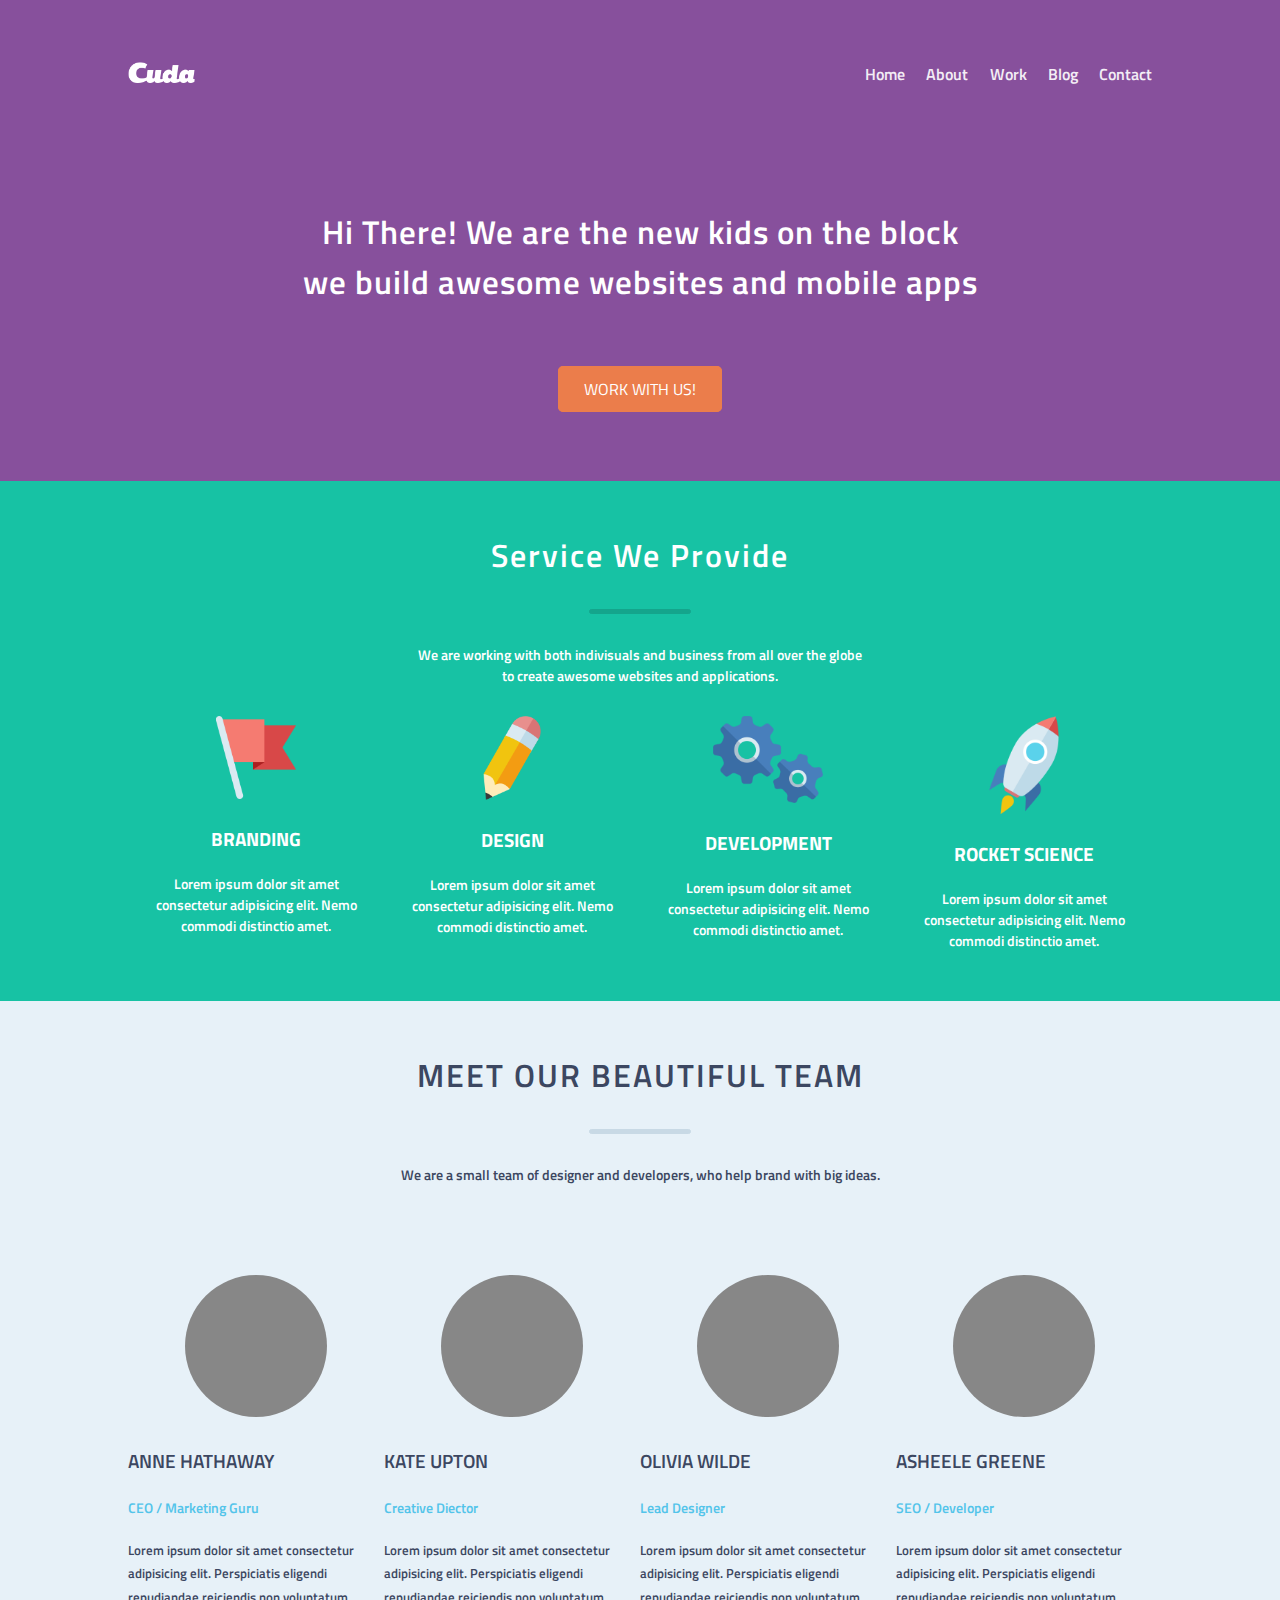
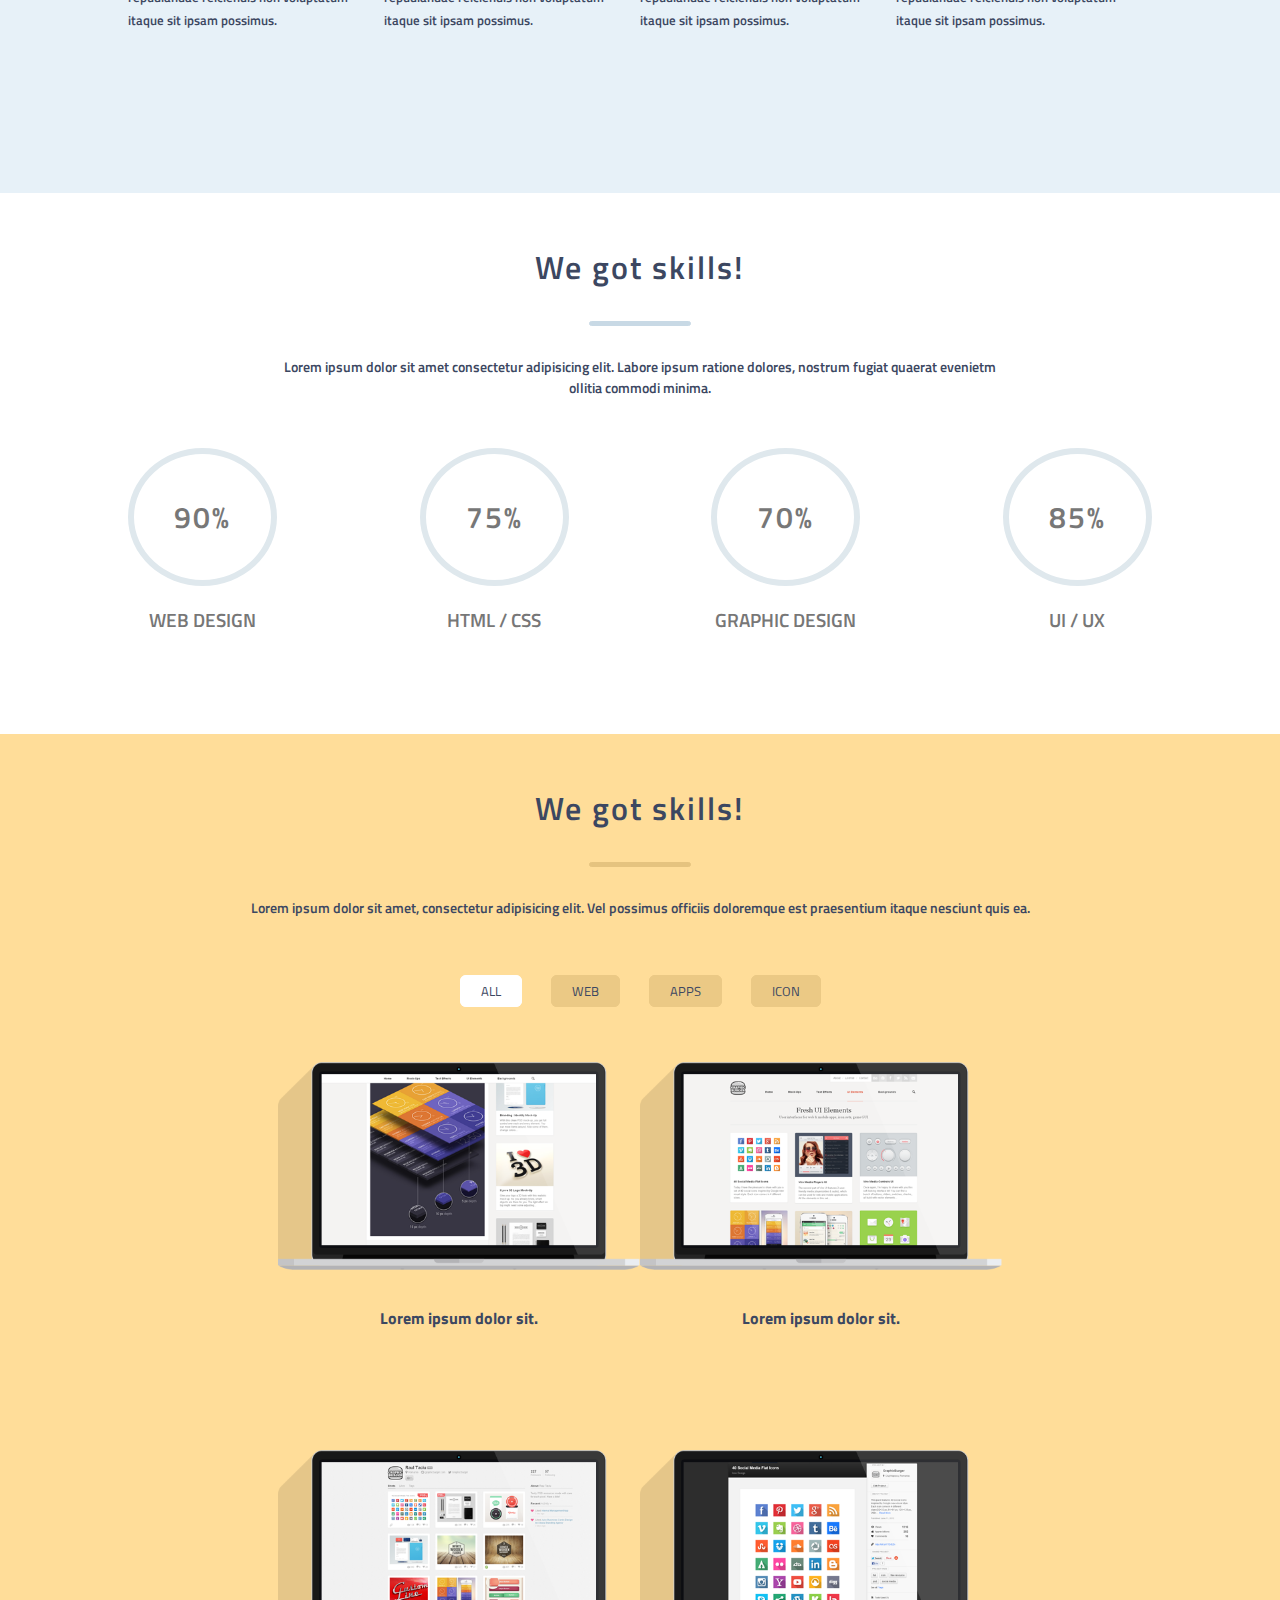
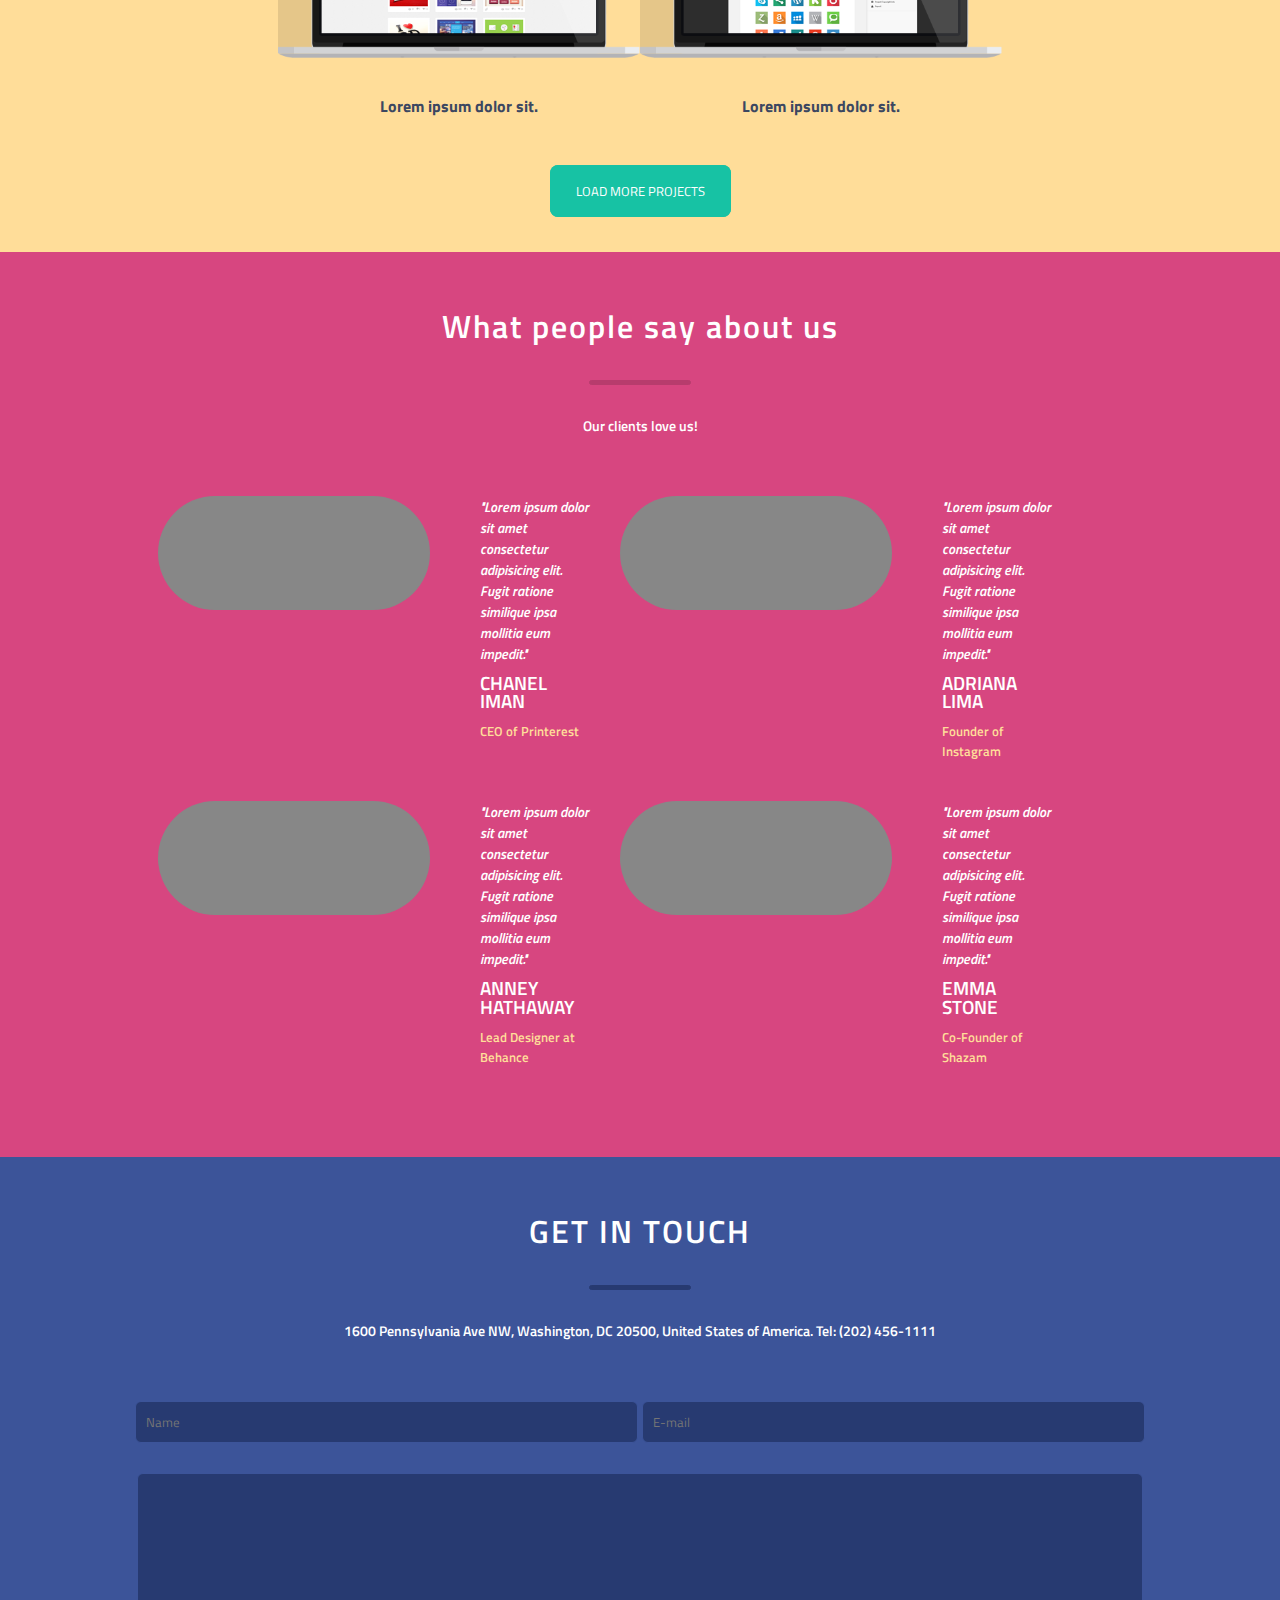
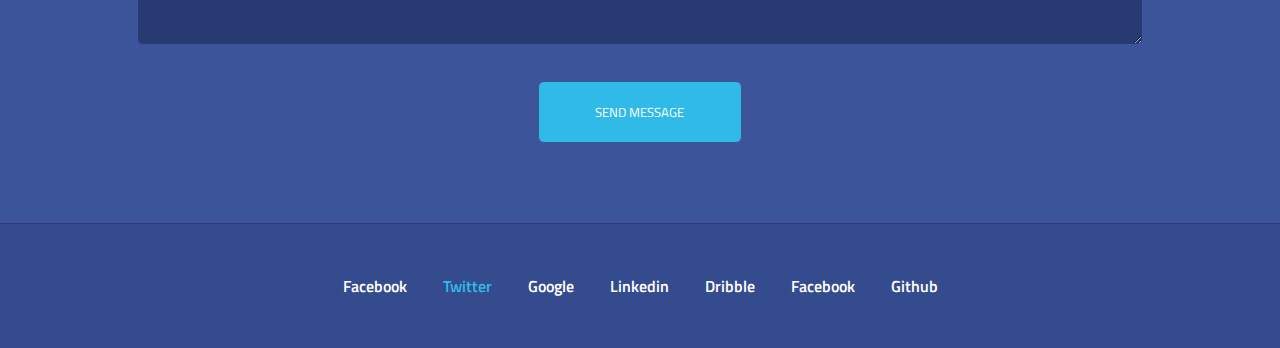
<file: portfolio/cuba/index.html>
<!DOCTYPE html>
<html lang="en">
<head>
    <meta charset="UTF-8">
    <meta name="viewport" content="width=device-width, initial-scale=1.0">
    <title>Cuba</title>
    <link rel="stylesheet" href="css/style.css">
</head>
<body>
    <!-- HEADER -->
    <div class="wrepper">
        <div class="container">
            <header>
                <div class="nav">
                    <div class="container">
                        <img src="img/brand-name.png" alt="">
                        <ul>
                            <li><a href="#">Home</a></li>
                            <li><a href="#">About</a></li>
                            <li><a href="#">Work</a></li>
                            <li><a href="#">Blog</a></li>
                            <li><a href="#">Contact</a></li>
                        </ul>
                    </div>
                </div>
                <!-- NAVIGATION -->
                <div class="banner"P>
                    <div class="container">
                        <h1>Hi There! We are the new kids on the block
                            <br> we build awesome websites and mobile apps</h1>
                        <a href="#">WORK WITH US!</a>
                    </div>
                </div>
                <!-- BANNER -->
            </header>
            <!-- SEC-provide -->
            <div class="provide-sec">
                <div class="container">
                    <h1>Service We Provide</h1>
                    <hr>
                    <p>We are working with both indivisuals and business from all over the globe
                       <br> to create awesome websites and applications.</p>
                        <div class="sec-card">
                            <div class="card-1">
                                <img src="img/flag.png" alt="">
                                <h3>BRANDING</h3>
                                <p>Lorem ipsum dolor sit amet consectetur adipisicing elit. Nemo commodi distinctio amet.</p>
                            </div>
                            <div class="card-2">
                                <img src="img/pencil.png" alt="">
                                <h3>DESIGN</h3>
                                <p>Lorem ipsum dolor sit amet consectetur adipisicing elit. Nemo commodi distinctio amet.</p>
                            </div>
                            <div class="card-3">
                                <img src="img/controlls.png" alt="">
                                <h3>DEVELOPMENT</h3>
                                <p>Lorem ipsum dolor sit amet consectetur adipisicing elit. Nemo commodi distinctio amet.</p>
                            </div>
                            <div class="card-4">
                                <img src="img/rocket.png" alt="">
                                <h3>ROCKET SCIENCE</h3>
                                <p>Lorem ipsum dolor sit amet consectetur adipisicing elit. Nemo commodi distinctio amet.</p>
                            </div>
                        </div>
                </div>
            </div>
            <!-- SEC-team -->
            <div class="team-sec">
                <div class="container">
                    <h1>MEET OUR BEAUTIFUL TEAM</h1>
                    <hr>
                    <p>We are a small team of designer and developers, who help brand with big ideas.</p>
                    <div class="cards">
                        <div class="pro-card">
                            <div class="background"></div>
                            <h3>ANNE HATHAWAY</h3>
                            <a href="#">CEO / Marketing Guru</a>
                            <p>Lorem ipsum dolor sit amet consectetur adipisicing elit. Perspiciatis eligendi repudiandae reiciendis non voluptatum itaque sit ipsam possimus.</p>
                            <p>  </p>
                        </div>
                        <div class="pro-card">
                            <div class="background"></div>
                            <h3>KATE UPTON</h3>
                            <a href="#">Creative Diector</a>
                            <p>Lorem ipsum dolor sit amet consectetur adipisicing elit. Perspiciatis eligendi repudiandae reiciendis non voluptatum itaque sit ipsam possimus.</p>
                            <p>  </p>
                        </div>
                        <div class="pro-card">
                            <div class="background"></div>
                            <h3>OLIVIA WILDE</h3>
                            <a href="#">Lead Designer</a>
                            <p>Lorem ipsum dolor sit amet consectetur adipisicing elit. Perspiciatis eligendi repudiandae reiciendis non voluptatum itaque sit ipsam possimus.</p>
                            <p>  </p>
                        </div>
                        <div class="pro-card">
                            <div class="background"></div>
                            <h3>ASHEELE GREENE</h3>
                            <a href="#">SEO / Developer</a>
                            <p>Lorem ipsum dolor sit amet consectetur adipisicing elit. Perspiciatis eligendi repudiandae reiciendis non voluptatum itaque sit ipsam possimus.</p>
                            <p>  </p>
                        </div>
                    </div>
                </div>
            </div>
            <!-- SEC-Skills -->
            <div class="skill-sec">
                <div class="container">
                    <h1>We got skills!</h1>
                    <hr>
                    <p>Lorem ipsum dolor sit amet consectetur adipisicing elit. Labore ipsum ratione dolores, nostrum fugiat quaerat evenietm<br>ollitia commodi minima.</p>
                    <div class="cards">
                            <div class="graph">
                                <h1>90%</h1>
                                <h3>WEB DESIGN</h3>
                            </div>
                            <div class="graph">
                                <h1>75%</h1>
                                <h3>HTML / CSS</h3>
                            </div>
                            <div class="graph">
                                <h1>70%</h1>
                                <h3>GRAPHIC DESIGN</h3>
                            </div>
                            <div class="graph">
                                <h1>85%</h1>
                                <h3>UI / UX</h3>
                            </div>
                    </div>
                </div>
            </div>
            <!-- SEC-portfolio -->
            <div class="portfolio-sec">
                <div class="container">
                    <h1>We got skills!</h1>
                    <hr>
                    <p>Lorem ipsum dolor sit amet, consectetur adipisicing elit. Vel possimus officiis doloremque est praesentium itaque nesciunt quis ea.</p>
                    <div class="anchor-row">
                        <a href="#">ALL</a>
                        <a href="#">WEB</a>
                        <a href="#">APPS</a>
                        <a href="#">ICON</a>
                    </div>
                    <div class="lap-img-rows">
                        <div class="row">
                            <div class="lap">
                                <img src="img/lap-1.png" alt="">
                                <h4>Lorem ipsum dolor sit.</h4>
                            </div>
                            <div class="lap">
                                <img src="img/lap-2.png" alt="">
                                <h4>Lorem ipsum dolor sit.</h4>
                            </div>
                        </div>
                        <div class="row">
                            <div class="lap">
                                <img src="img/lap-3.png" alt="">
                                <h4>Lorem ipsum dolor sit.</h4>
                            </div>
                            <div class="lap">
                                <img src="img/lap-4.png" alt="">
                                <h4>Lorem ipsum dolor sit.</h4>
                            </div>
                        </div>
                    </div>
                    <a href="#">LOAD MORE PROJECTS</a>
                </div>
            </div>
            <!-- SEC-about -->
            <div class="about-sec">
                <div class="container">
                    <h1>What people say about us</h1>
                    <hr>
                    <p>Our clients love us!</p>
                    <div class="comment-rows">
                        <div class="row">
                            <div class="testimonial">
                                <div class="bg"></div>
                                <div class="content">
                                    <p>"Lorem ipsum dolor sit amet consectetur adipisicing elit. Fugit ratione similique ipsa mollitia eum impedit."</p>
                                    <h3>CHANEL IMAN</h3>
                                    <H5>CEO of Printerest</H5>
                                </div>
                            </div>
                            <div class="testimonial">
                                <div class="bg"></div>
                                <div class="content">
                                    <p>"Lorem ipsum dolor sit amet consectetur adipisicing elit. Fugit ratione similique ipsa mollitia eum impedit."</p>
                                    <h3>ADRIANA LIMA</h3>
                                    <H5>Founder of Instagram</H5>
                                </div>
                            </div>
                        </div>
                        <div class="row">
                            <div class="testimonial">
                                <div class="bg"></div>
                                <div class="content">
                                    <p>"Lorem ipsum dolor sit amet consectetur adipisicing elit. Fugit ratione similique ipsa mollitia eum impedit."</p>
                                    <h3>ANNEY HATHAWAY</h3>
                                    <h5>Lead Designer at Behance</h5>
                                </div>
                            </div>
                            <div class="testimonial">
                                <div class="bg"></div>
                                <div class="content">
                                    <p>"Lorem ipsum dolor sit amet consectetur adipisicing elit. Fugit ratione similique ipsa mollitia eum impedit."</p>
                                    <h3>EMMA STONE</h3>
                                    <h5>Co-Founder of Shazam</h5>
                                </div>
                            </div>
                        </div>
                    </div>
                </div>
            </div>
            <!-- SEC-form -->
            <footer>
                <div class="container">
                    <h1>GET IN TOUCH</h1>
                    <hr>
                    <p>1600 Pennsylvania Ave NW, Washington, DC 20500, United States of America. Tel: (202) 456-1111</p>
                    <form action="post">
                        <input type="text" placeholder="Name" required>
                        <input type="email" placeholder="E-mail" required>
                        <textarea id="textarea"></textarea>
                        <input class="btn" type="submit" value="SEND MESSAGE">
                    </form>
                </div>
                <div class="social-media-links">
                    <div class="container">
                        <a href="facebook.com">Facebook</a>
                        <a href="twitter.com" class=".">Twitter</a>
                        <a href="google.com">Google</a>
                        <a href="linkedin.com">Linkedin</a>
                        <a href="dribble.com">Dribble</a>
                        <a href="behance.com">Facebook</a>
                        <a href="github.com">Github</a>
                    </div>
                </div>
            </footer>
        </div>
    </div>
</body>
</html>
</file>
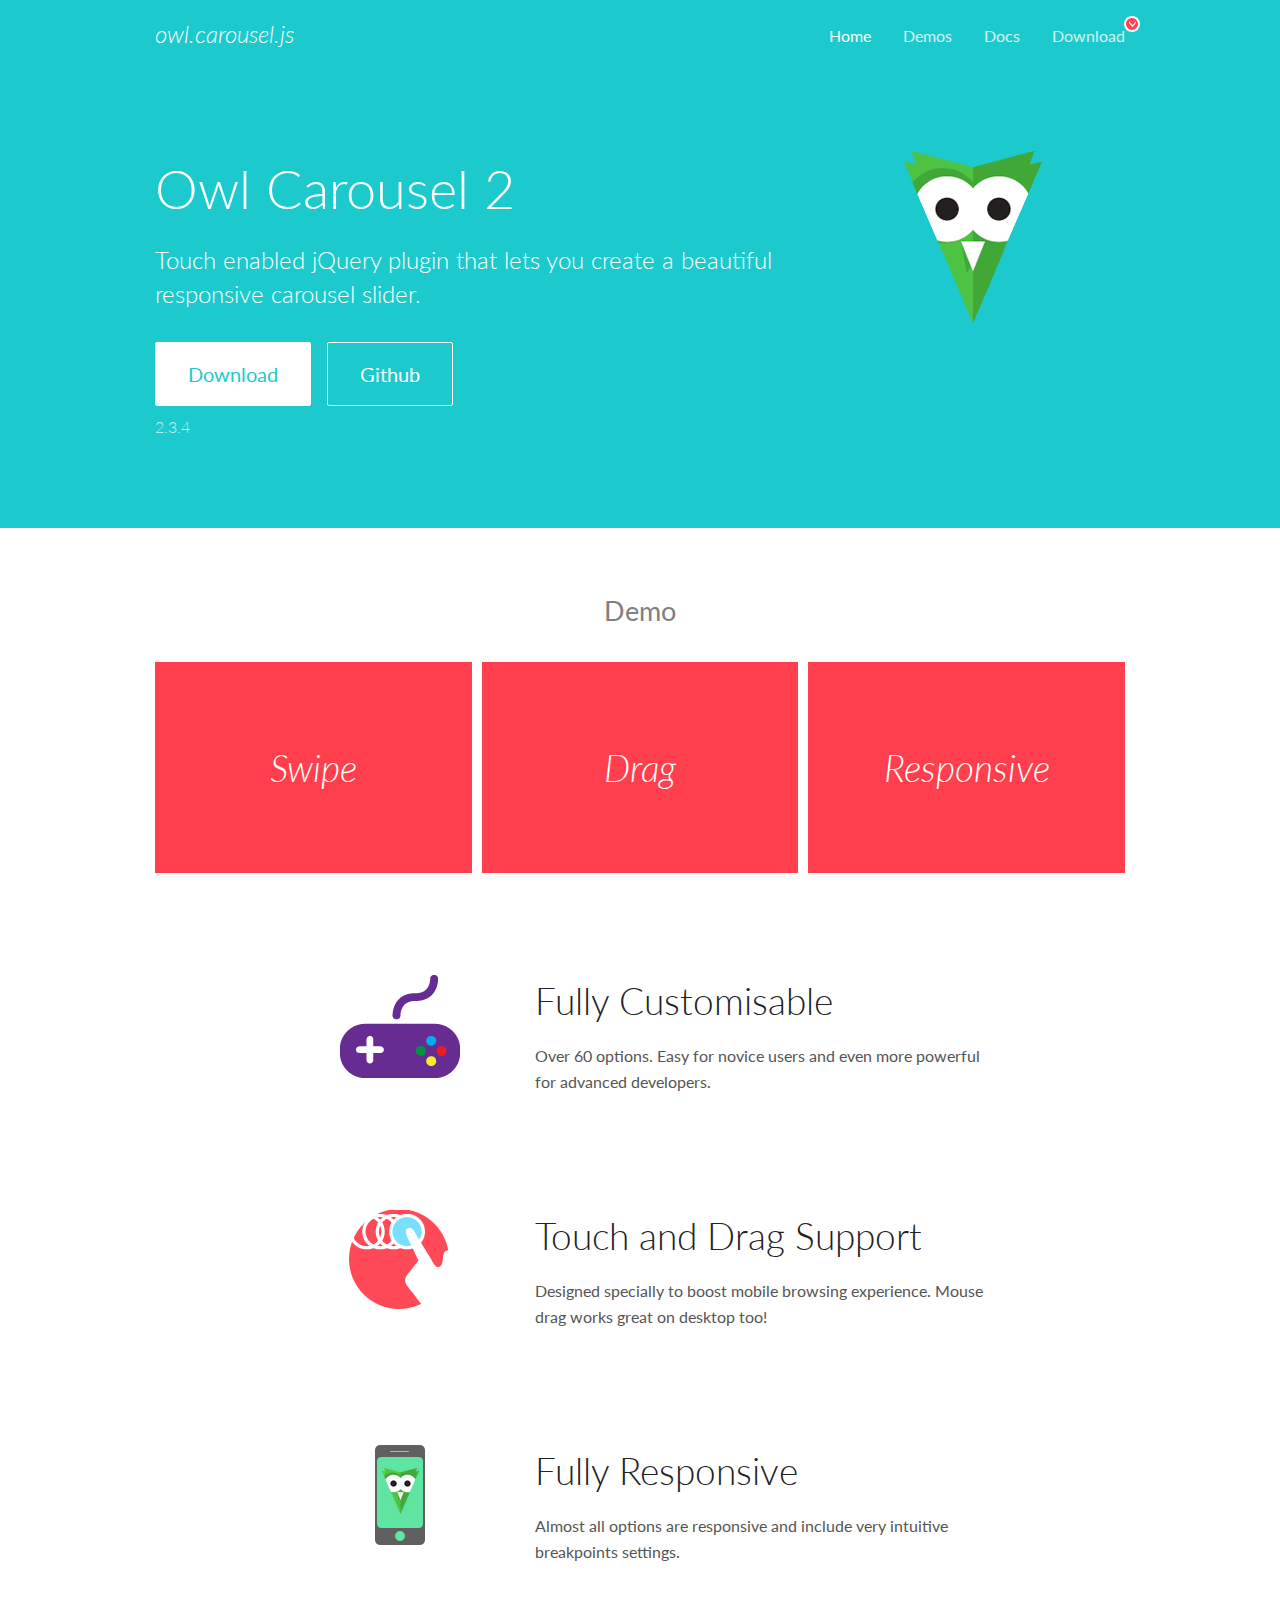
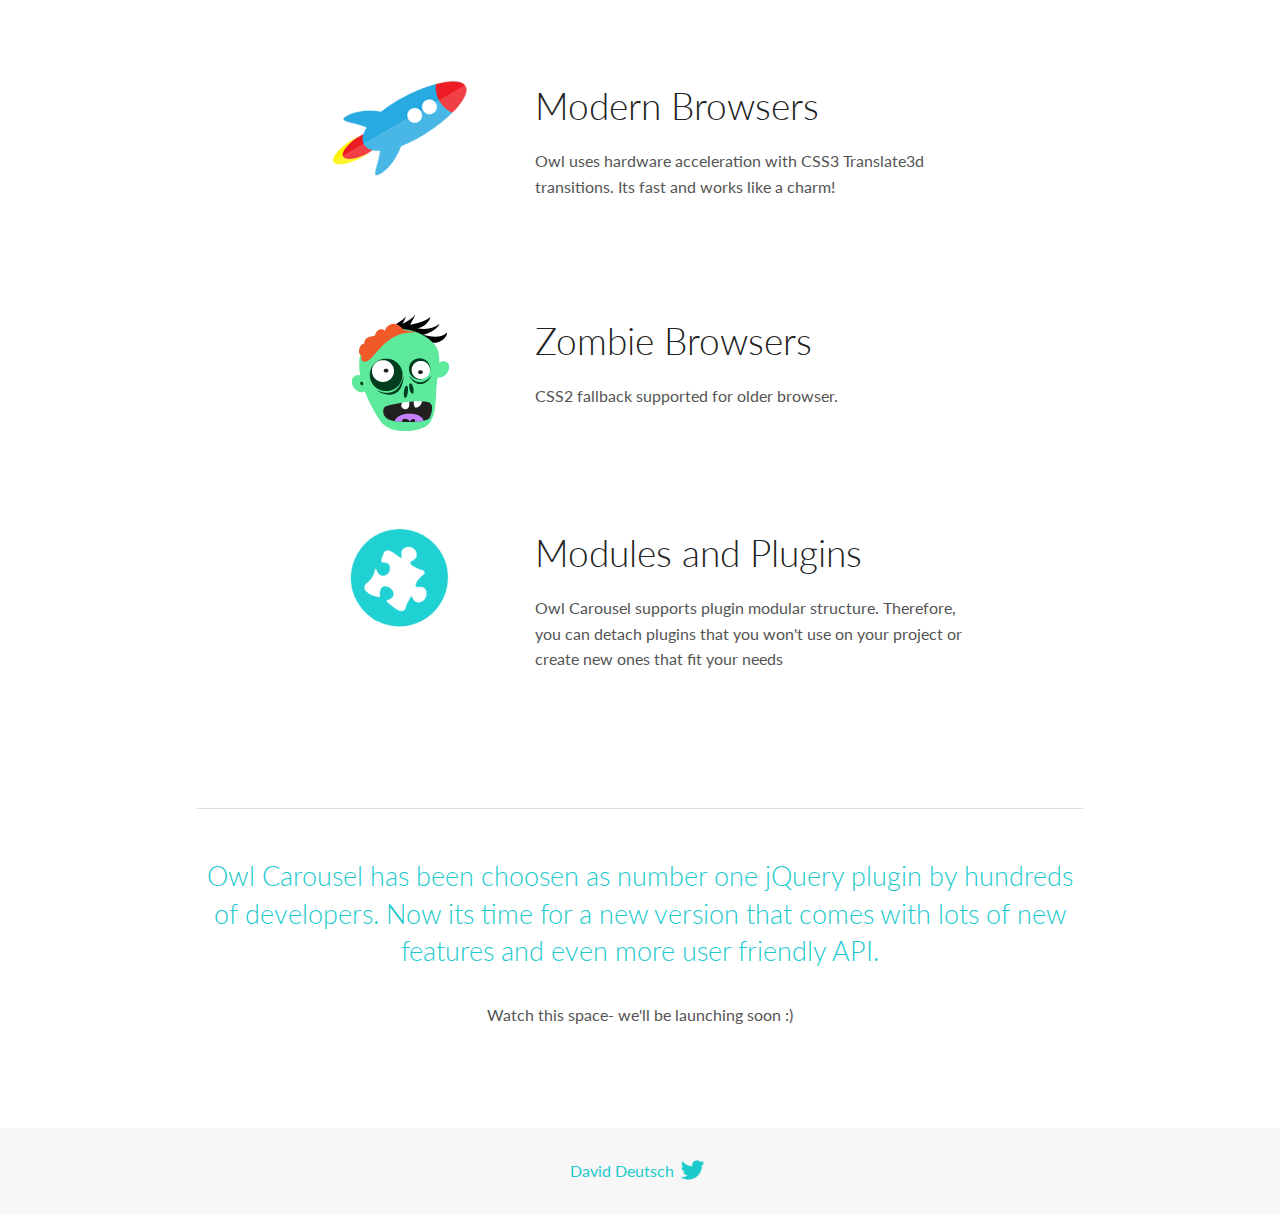
<file: portfolio/ethereal/OwlCarousel2-2.3.4/OwlCarousel2-2.3.4/docs/index.html>
<!DOCTYPE html>
<html lang="en">
  <head>

    <!-- head -->
    <meta charset="utf-8">
    <meta name="msapplication-tap-highlight" content="no" />
    <meta name="viewport" content="width=device-width, initial-scale=1.0" />
    <meta name="description" content="Touch enabled jQuery plugin that lets you create beautiful responsive carousel slider.">
    <meta name="author" content="David Deutsch">
    <title>
      Home | Owl Carousel | 2.3.4
    </title>

    <!-- Stylesheets -->
    <link href='https://fonts.googleapis.com/css?family=Lato:300,400,700,400italic,300italic' rel='stylesheet' type='text/css'>
    <link rel="stylesheet" href="assets/css/docs.theme.min.css">

    <!-- Owl Stylesheets -->
    <link rel="stylesheet" href="assets/owlcarousel/assets/owl.carousel.min.css">
    <link rel="stylesheet" href="assets/owlcarousel/assets/owl.theme.default.min.css">

    <!-- HTML5 shim and Respond.js IE8 support of HTML5 elements and media queries -->

    <!--[if lt IE 9]>
      <script src="https://oss.maxcdn.com/libs/html5shiv/3.7.0/html5shiv.js"></script>
      <script src="https://oss.maxcdn.com/libs/respond.js/1.3.0/respond.min.js"></script>
    <![endif]-->

    <!-- Favicons -->
    <link rel="apple-touch-icon-precomposed" sizes="144x144" href="assets/ico/apple-touch-icon-144-precomposed.png">
    <link rel="shortcut icon" href="assets/ico/favicon.png">
    <link rel="shortcut icon" href="favicon.ico">

    <!-- Yeah i know js should not be in header. Its required for demos.-->

    <!-- javascript -->
    <script src="assets/vendors/jquery.min.js"></script>
    <script src="assets/owlcarousel/owl.carousel.js"></script>
  </head>
  <body>

    <!-- header -->
    <header class="header">
      <div class="row">
        <div class="large-12 columns">
          <div class="brand left">
            <h3>
              <a href="/OwlCarousel2/">owl.carousel.js</a> 
            </h3>
          </div>
          <a id="toggle-nav" class="right">
            <span></span> <span></span> <span></span> 
          </a> 
          <div class="nav-bar">
            <ul class="clearfix">
              <li class="active">
                <a href="/OwlCarousel2/index.html">Home</a> 
              </li>
              <li> <a href="/OwlCarousel2/demos/demos.html">Demos</a>  </li>
              <li> <a href="/OwlCarousel2/docs/started-welcome.html">Docs</a>  </li>
              <li>
                <a href="https://github.com/OwlCarousel2/OwlCarousel2/archive/2.3.4.zip">Download</a> 
                <span class="download"></span> 
              </li>
            </ul>
          </div>
        </div>
      </div>
    </header>

    <!-- home panel -->
    <section id="hero">
      <div class="row">
        <div class="large-8 medium-8 columns">
          <h1>Owl Carousel 2</h1>
          <h4>Touch enabled jQuery plugin that lets you create a beautiful responsive carousel slider.</h4>
          <a href="https://github.com/OwlCarousel2/OwlCarousel2/archive/2.3.4.zip" class="hero-button">Download</a> 
          <a href="https://github.com/OwlCarousel2/OwlCarousel2" class="hero-button outline">Github</a> 
          <p>2.3.4</p>
        </div>
        <div class="large-4 medium-4 columns">
          <img class="owl-logo" src="assets/img/owl-logo.png" alt="mr. Owl">
        </div>
      </div>
    </section>

    <!-- body -->
    <div class="home-demo">
      <div class="row">
        <div class="large-12 columns">
          <h3>Demo</h3>
          <div class="owl-carousel">
            <div class="item">
              <h2>Swipe</h2>
            </div>
            <div class="item">
              <h2>Drag</h2>
            </div>
            <div class="item">
              <h2>Responsive</h2>
            </div>
            <div class="item">
              <h2>CSS3</h2>
            </div>
            <div class="item">
              <h2>Fast</h2>
            </div>
            <div class="item">
              <h2>Easy</h2>
            </div>
            <div class="item">
              <h2>Free</h2>
            </div>
            <div class="item">
              <h2>Upgradable</h2>
            </div>
            <div class="item">
              <h2>Tons of options</h2>
            </div>
            <div class="item">
              <h2>Infinity</h2>
            </div>
            <div class="item">
              <h2>Auto Width</h2>
            </div>
          </div>
        </div>
      </div>
    </div>
    <script>
      var owl = $('.owl-carousel');
      owl.owlCarousel({
        margin: 10,
        loop: true,
        responsive: {
          0: {
            items: 1
          },
          600: {
            items: 2
          },
          1000: {
            items: 3
          }
        }
      })
    </script>

    <!-- features -->
    <div id="features">
      <div class="row">
        <div class="small-12 medium-9 small-centered columns">
          <section class="row feature">
            <div class="medium-4 small-12 columns">
              <img src="assets/img/feature-options.png" alt="">
            </div>
            <div class="medium-8 small-12 columns">
              <h2>Fully Customisable</h2>
              <p>Over 60 options. Easy for novice users and even more powerful for advanced developers.</p>
            </div>
          </section>
          <section class="row feature">
            <div class="medium-4 small-12 columns">
              <img src="assets/img/feature-drag.png" alt="">
            </div>
            <div class="medium-8 small-12 columns">
              <h2>Touch and Drag Support</h2>
              <p>Designed specially to boost mobile browsing experience. Mouse drag works great on desktop too!</p>
            </div>
          </section>
          <section class="row feature">
            <div class="medium-4 small-12 columns">
              <img src="assets/img/feature-responsive.png" alt="">
            </div>
            <div class="medium-8 small-12 columns">
              <h2>Fully Responsive</h2>
              <p>Almost all options are responsive and include very intuitive breakpoints settings.</p>
            </div>
          </section>
          <section class="row feature">
            <div class="medium-4 small-12 columns">
              <img src="assets/img/feature-modern.png" alt="">
            </div>
            <div class="medium-8 small-12 columns">
              <h2>Modern Browsers</h2>
              <p>Owl uses hardware acceleration with CSS3 Translate3d transitions. Its fast and works like a charm! </p>
            </div>
          </section>
          <section class="row feature">
            <div class="medium-4 small-12 columns">
              <img src="assets/img/feature-zombie.png" alt="">
            </div>
            <div class="medium-8 small-12 columns">
              <h2>Zombie Browsers</h2>
              <p>CSS2 fallback supported for older browser.</p>
            </div>
          </section>
          <section class="row feature">
            <div class="medium-4 small-12 columns">
              <img src="assets/img/feature-module.png" alt="">
            </div>
            <div class="medium-8 small-12 columns">
              <h2>Modules and Plugins</h2>
              <p>Owl Carousel supports plugin modular structure. Therefore, you can detach plugins that you won&#x27;t use on your project or create new ones that fit your needs</p>
            </div>
          </section>
        </div>
      </div>
    </div>

    <!-- footer -->
    <section id="teaser-text">
      <div class="row">
        <div class="small-12 medium-11 small-centered columns">
          <hr>
          <h3 id="owl-carousel-has-been-choosen-as-number-one-jquery-plugin-by-hundreds-of-developers-now-its-time-for-a-new-version-that-comes-with-lots-of-new-features-and-even-more-user-friendly-api-">Owl Carousel has been choosen as number one jQuery plugin by hundreds of developers. Now its time for a new version that comes with lots of new features and even more user friendly API.</h3>
          <p>Watch this space- we&#39;ll be launching soon :)</p>
        </div>
      </div>
    </section>

    <!-- footer -->
    <footer class="footer">
      <div class="row">
        <div class="large-12 columns">
          <h5>
            <a href="/OwlCarousel2/docs/support-contact.html">David Deutsch</a> 
            <a id="custom-tweet-button" href="https://twitter.com/share?url=https://github.com/OwlCarousel2/OwlCarousel2&text=Owl Carousel - This is so awesome! " target="_blank"></a> 
          </h5>
        </div>
      </div>
    </footer>

    <!-- vendors -->
    <script src="assets/vendors/highlight.js"></script>
    <script src="assets/js/app.js"></script>
  </body>
</html>
</file>
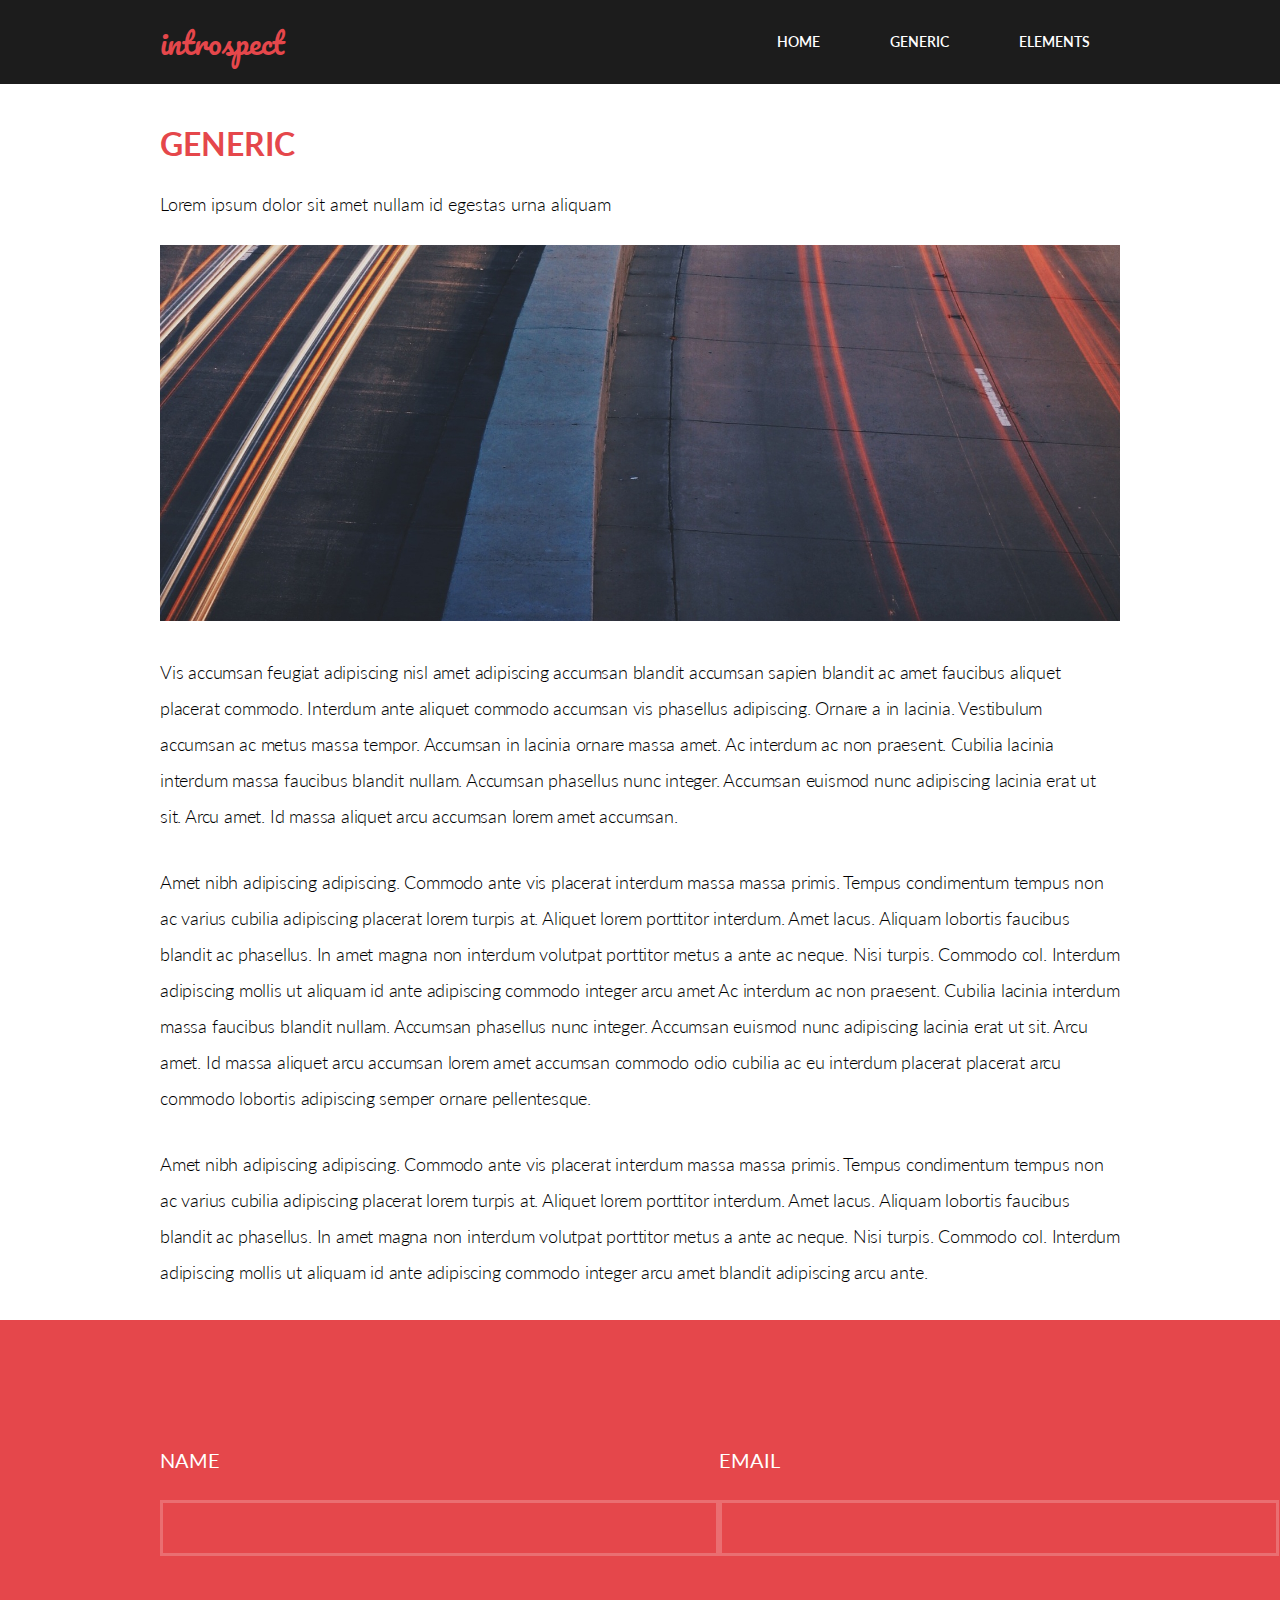
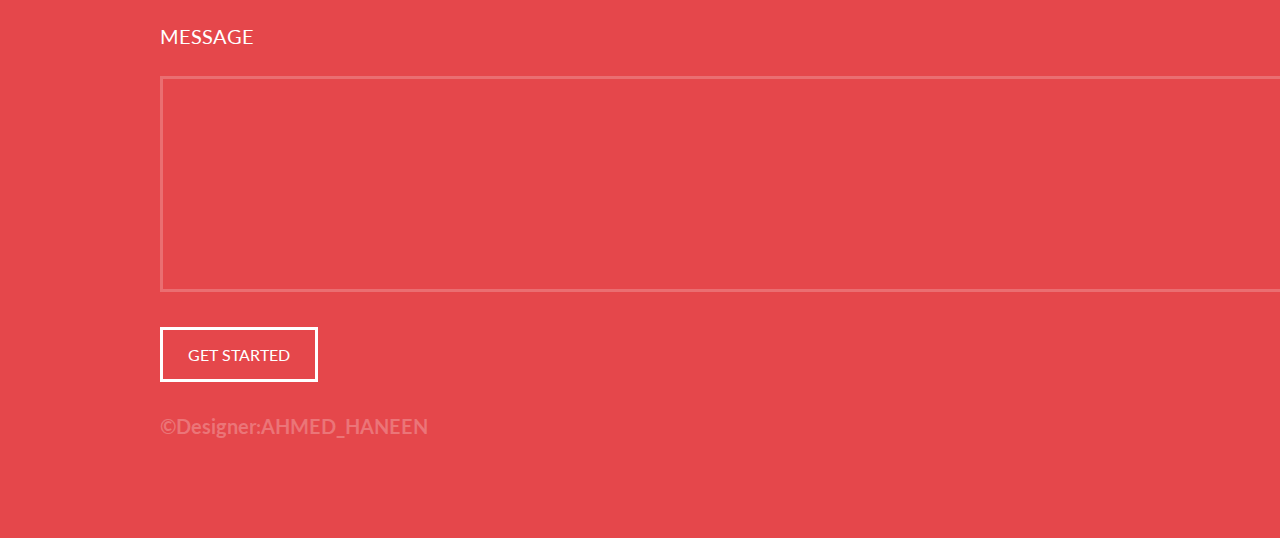
<file: portfolio/introspect/generic.html>
<!DOCTYPE html>
<html lang="en">
<head>
    <meta charset="UTF-8">
    <meta name="viewport" content="width=device-width, initial-scale=1.0">
    <title>Generic</title>
    <link rel="stylesheet" href="css/style-generic.css">
</head>
<body>
    <div class="wrepper">
        <div class="container">
            <header>
                <!-- NAVIGATION -->
                <div class="nav">
                    <div class="nav-container">
                        <div class="logo">
                            <a href="#">introspect</a>
                        </div>
                        <div class="links">
                            <ul>
                                <li><a href="index.html">HOME</a></li>
                                <li><a href="generic.html">GENERIC</a></li>
                                <li><a href="#">ELEMENTS</a></li>
                            </ul>
                        </div>
                    </div>
                </div>
            </header>
            <!-- CONTENT -->
            <div class="content">
                <div class="content-container">
                    <h1>GENERIC</h1>
                    <h6>Lorem ipsum dolor sit amet nullam id egestas urna aliquam</h6>
                    <img src="images/pic11.jpg" alt="">
                    <p>Vis accumsan feugiat adipiscing nisl amet adipiscing accumsan blandit accumsan sapien blandit ac amet faucibus aliquet placerat commodo. Interdum ante aliquet commodo accumsan vis phasellus adipiscing. Ornare a in lacinia. Vestibulum accumsan ac metus massa tempor. Accumsan in lacinia ornare massa amet. Ac interdum ac non praesent. Cubilia lacinia interdum massa faucibus blandit nullam. Accumsan phasellus nunc integer. Accumsan euismod nunc adipiscing lacinia erat ut sit. Arcu amet. Id massa aliquet arcu accumsan lorem amet accumsan.</p>
                    <p>Amet nibh adipiscing adipiscing. Commodo ante vis placerat interdum massa massa primis. Tempus condimentum tempus non ac varius cubilia adipiscing placerat lorem turpis at. Aliquet lorem porttitor interdum. Amet lacus. Aliquam lobortis faucibus blandit ac phasellus. In amet magna non interdum volutpat porttitor metus a ante ac neque. Nisi turpis. Commodo col. Interdum adipiscing mollis ut aliquam id ante adipiscing commodo integer arcu amet Ac interdum ac non praesent. Cubilia lacinia interdum massa faucibus blandit nullam. Accumsan phasellus nunc integer. Accumsan euismod nunc adipiscing lacinia erat ut sit. Arcu amet. Id massa aliquet arcu accumsan lorem amet accumsan commodo odio cubilia ac eu interdum placerat placerat arcu commodo lobortis adipiscing semper ornare pellentesque.</p>
                    <p>Amet nibh adipiscing adipiscing. Commodo ante vis placerat interdum massa massa primis. Tempus condimentum tempus non ac varius cubilia adipiscing placerat lorem turpis at. Aliquet lorem porttitor interdum. Amet lacus. Aliquam lobortis faucibus blandit ac phasellus. In amet magna non interdum volutpat porttitor metus a ante ac neque. Nisi turpis. Commodo col. Interdum adipiscing mollis ut aliquam id ante adipiscing commodo integer arcu amet blandit adipiscing arcu ante.</p>
                </div>
            </div>
            <!-- FOOTER -->
            <footer>
                <div class="container">
                    <form class="label-div">
                        <div class="label">
                            <label for="name">NAME</label><br>
                            <input type="text"><br>
                        </div>
                        <div class="label">
                            <label for="email">EMAIL</label><br>
                            <input type="email"><br>
                        </div>
                    </form>
                    <form class="textarea-div">
                        <div class="textarea" >
                            <label for="textarea">MESSAGE</label><br>
                            <textarea></textarea>
                        </div>
                    </form>
                    <a href="#">GET STARTED</a>
                    <h6>©Designer:AHMED_HANEEN</h6>
                </div>
            </footer>
        </div>
    </div>
</body>
</html>
</file>
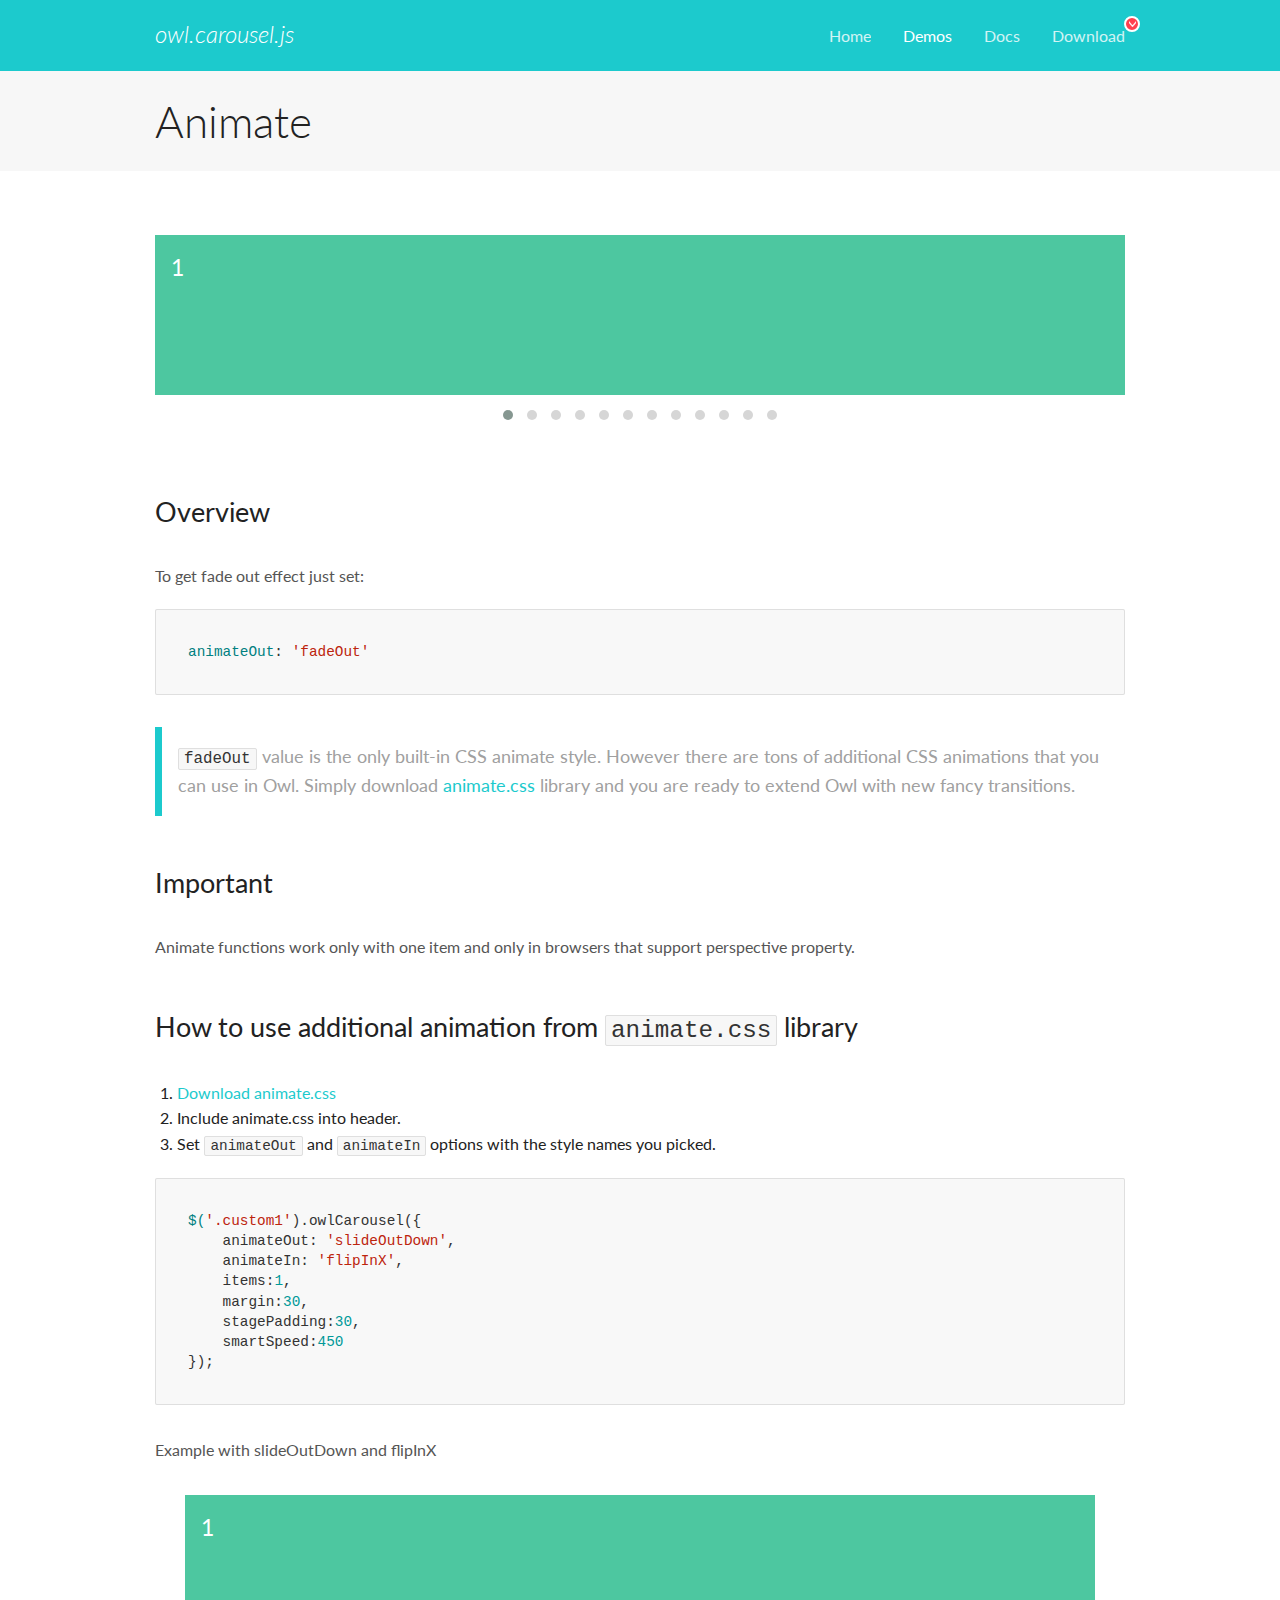
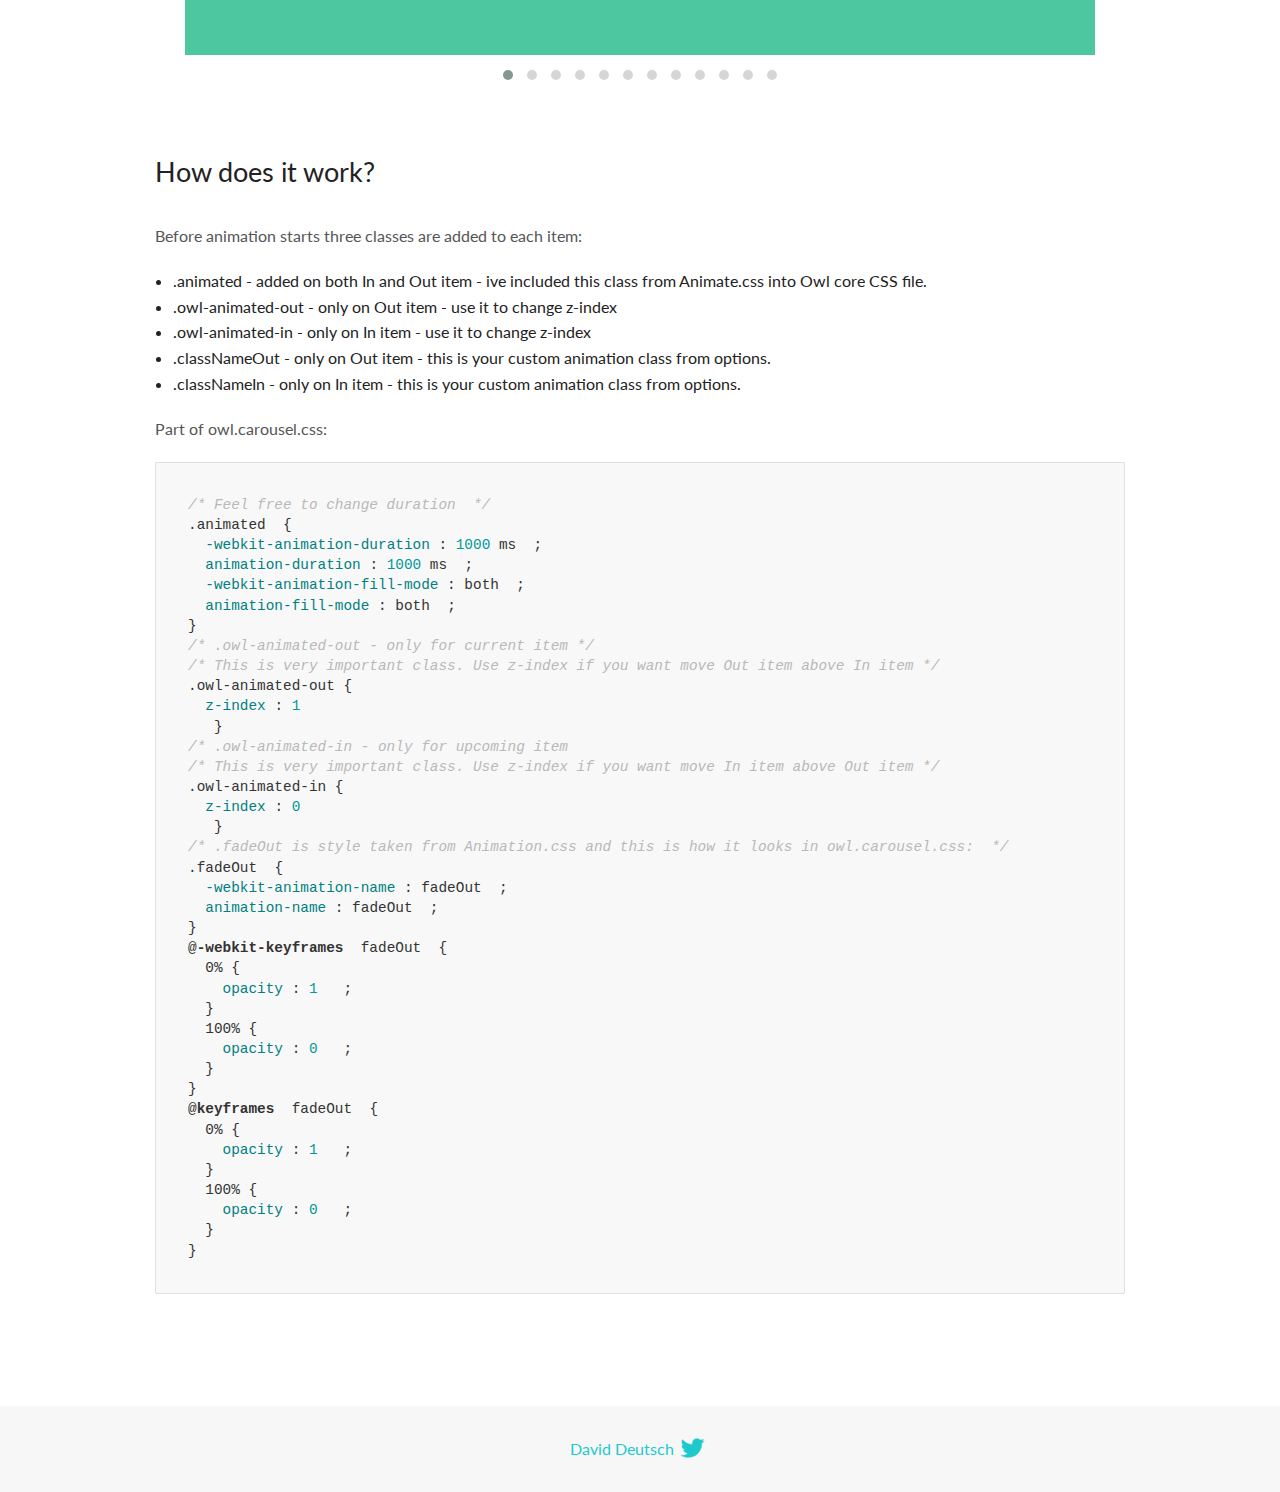
<file: portfolio/ethereal/OwlCarousel2-2.3.4/OwlCarousel2-2.3.4/docs/demos/animate.html>
<!DOCTYPE html>
<html lang="en">
  <head>

    <!-- head -->
    <meta charset="utf-8">
    <meta name="msapplication-tap-highlight" content="no" />
    <meta name="viewport" content="width=device-width, initial-scale=1.0" />
    <meta name="description" content="Animate carousel">
    <meta name="author" content="David Deutsch">
    <title>
      Animate Demo | Owl Carousel | 2.3.4
    </title>

    <!-- Stylesheets -->
    <link href='https://fonts.googleapis.com/css?family=Lato:300,400,700,400italic,300italic' rel='stylesheet' type='text/css'>
    <link rel="stylesheet" href="../assets/css/docs.theme.min.css">

    <!-- Owl Stylesheets -->
    <link rel="stylesheet" href="../assets/owlcarousel/assets/owl.carousel.min.css">
    <link rel="stylesheet" href="../assets/owlcarousel/assets/owl.theme.default.min.css">

    <!-- HTML5 shim and Respond.js IE8 support of HTML5 elements and media queries -->

    <!--[if lt IE 9]>
      <script src="https://oss.maxcdn.com/libs/html5shiv/3.7.0/html5shiv.js"></script>
      <script src="https://oss.maxcdn.com/libs/respond.js/1.3.0/respond.min.js"></script>
    <![endif]-->

    <!-- Favicons -->
    <link rel="apple-touch-icon-precomposed" sizes="144x144" href="../assets/ico/apple-touch-icon-144-precomposed.png">
    <link rel="shortcut icon" href="../assets/ico/favicon.png">
    <link rel="shortcut icon" href="favicon.ico">

    <!-- Yeah i know js should not be in header. Its required for demos.-->

    <!-- javascript -->
    <script src="../assets/vendors/jquery.min.js"></script>
    <script src="../assets/owlcarousel/owl.carousel.js"></script>
  </head>
  <body>

    <!-- header -->
    <header class="header">
      <div class="row">
        <div class="large-12 columns">
          <div class="brand left">
            <h3>
              <a href="/OwlCarousel2/">owl.carousel.js</a> 
            </h3>
          </div>
          <a id="toggle-nav" class="right">
            <span></span> <span></span> <span></span> 
          </a> 
          <div class="nav-bar">
            <ul class="clearfix">
              <li> <a href="/OwlCarousel2/index.html">Home</a>  </li>
              <li class="active">
                <a href="/OwlCarousel2/demos/demos.html">Demos</a> 
              </li>
              <li> <a href="/OwlCarousel2/docs/started-welcome.html">Docs</a>  </li>
              <li>
                <a href="https://github.com/OwlCarousel2/OwlCarousel2/archive/2.3.4.zip">Download</a> 
                <span class="download"></span> 
              </li>
            </ul>
          </div>
        </div>
      </div>
    </header>

    <!-- title -->
    <section class="title">
      <div class="row">
        <div class="large-12 columns">
          <h1>Animate</h1>
        </div>
      </div>
    </section>

    <!--  Demos -->
    <section id="demos">
      <div class="row">
        <div class="large-12 columns">
          <div class="fadeOut owl-carousel owl-theme">
            <div class="item">
              <h4>1</h4>
            </div>
            <div class="item">
              <h4>2</h4>
            </div>
            <div class="item">
              <h4>3</h4>
            </div>
            <div class="item">
              <h4>4</h4>
            </div>
            <div class="item">
              <h4>5</h4>
            </div>
            <div class="item">
              <h4>6</h4>
            </div>
            <div class="item">
              <h4>7</h4>
            </div>
            <div class="item">
              <h4>8</h4>
            </div>
            <div class="item">
              <h4>9</h4>
            </div>
            <div class="item">
              <h4>10</h4>
            </div>
            <div class="item">
              <h4>11</h4>
            </div>
            <div class="item">
              <h4>12</h4>
            </div>
          </div>
          <h3 id="overview">Overview</h3>
          <p>To get fade out effect just set:</p>
          <pre><code>animateOut: &#39;fadeOut&#39;</code></pre>
          <blockquote>
            <p><code>fadeOut</code> value is the only built-in CSS animate style. However there are tons of additional CSS animations that you can use in Owl. Simply download
              <a href="https://daneden.github.io/animate.css/">animate.css</a>  library and you are ready to extend Owl with new fancy transitions.</p>
          </blockquote>
          <h3 id="important">Important</h3>
          <p>Animate functions work only with one item and only in browsers that support perspective property.</p>
          <h3 id="how-to-use-additional-animation-from-animate-css-library">How to use additional animation from <code>animate.css</code> library</h3>
          <ol>
            <li> <a href="https://daneden.github.io/animate.css/">Download animate.css</a>  </li>
            <li>Include animate.css into header.</li>
            <li>Set <code>animateOut</code> and <code>animateIn</code> options with the style names you picked.</li>
          </ol>
          <pre><code>$(&#39;.custom1&#39;).owlCarousel({
    animateOut: &#39;slideOutDown&#39;,
    animateIn: &#39;flipInX&#39;,
    items:1,
    margin:30,
    stagePadding:30,
    smartSpeed:450
});</code></pre>
          <p>Example with slideOutDown and flipInX</p>
          <div class="custom1 owl-carousel owl-theme">
            <div class="item">
              <h4>1</h4>
            </div>
            <div class="item">
              <h4>2</h4>
            </div>
            <div class="item">
              <h4>3</h4>
            </div>
            <div class="item">
              <h4>4</h4>
            </div>
            <div class="item">
              <h4>5</h4>
            </div>
            <div class="item">
              <h4>6</h4>
            </div>
            <div class="item">
              <h4>7</h4>
            </div>
            <div class="item">
              <h4>8</h4>
            </div>
            <div class="item">
              <h4>9</h4>
            </div>
            <div class="item">
              <h4>10</h4>
            </div>
            <div class="item">
              <h4>11</h4>
            </div>
            <div class="item">
              <h4>12</h4>
            </div>
          </div>
          <h3 id="how-does-it-work-">How does it work?</h3>
          <p>Before animation starts three classes are added to each item:</p>
          <ul>
            <li>.animated - added on both In and Out item - ive included this class from Animate.css into Owl core CSS file.</li>
            <li>.owl-animated-out - only on Out item - use it to change z-index</li>
            <li>.owl-animated-in - only on In item - use it to change z-index</li>
            <li>.classNameOut - only on Out item - this is your custom animation class from options.</li>
            <li>.classNameIn - only on In item - this is your custom animation class from options.</li>
          </ul>
          <p>Part of owl.carousel.css:</p>
          <pre><code class="language-css"><span class="comment">/* Feel free to change duration  */</span> 
<span class="class">.animated</span>  <span class="rules">{
  <span class="rule"><span class="attribute">-webkit-animation-duration</span> :<span class="value"> <span class="number">1000</span> ms</span> </span> ;
  <span class="rule"><span class="attribute">animation-duration</span> :<span class="value"> <span class="number">1000</span> ms</span> </span> ;
  <span class="rule"><span class="attribute">-webkit-animation-fill-mode</span> :<span class="value"> both</span> </span> ;
  <span class="rule"><span class="attribute">animation-fill-mode</span> :<span class="value"> both</span> </span> ;
<span class="rule">}</span> </span> 
<span class="comment">/* .owl-animated-out - only for current item */</span> 
<span class="comment">/* This is very important class. Use z-index if you want move Out item above In item */</span> 
<span class="class">.owl-animated-out</span> <span class="rules">{
  <span class="rule"><span class="attribute">z-index</span> :<span class="value"> <span class="number">1</span> 
</span> </span> </span> }
<span class="comment">/* .owl-animated-in - only for upcoming item
/* This is very important class. Use z-index if you want move In item above Out item */</span> 
<span class="class">.owl-animated-in</span> <span class="rules">{
  <span class="rule"><span class="attribute">z-index</span> :<span class="value"> <span class="number">0</span> 
</span> </span> </span> }
<span class="comment">/* .fadeOut is style taken from Animation.css and this is how it looks in owl.carousel.css:  */</span> 
<span class="class">.fadeOut</span>  <span class="rules">{
  <span class="rule"><span class="attribute">-webkit-animation-name</span> :<span class="value"> fadeOut</span> </span> ;
  <span class="rule"><span class="attribute">animation-name</span> :<span class="value"> fadeOut</span> </span> ;
<span class="rule">}</span> </span> 
<span class="at_rule">@<span class="keyword">-webkit-keyframes</span>  fadeOut </span> {
  0% <span class="rules">{
    <span class="rule"><span class="attribute">opacity</span> :<span class="value"> <span class="number">1</span> </span> </span> ;
  <span class="rule">}</span> </span> 
  100% <span class="rules">{
    <span class="rule"><span class="attribute">opacity</span> :<span class="value"> <span class="number">0</span> </span> </span> ;
  <span class="rule">}</span> </span> 
}
<span class="at_rule">@<span class="keyword">keyframes</span>  fadeOut </span> {
  0% <span class="rules">{
    <span class="rule"><span class="attribute">opacity</span> :<span class="value"> <span class="number">1</span> </span> </span> ;
  <span class="rule">}</span> </span> 
  100% <span class="rules">{
    <span class="rule"><span class="attribute">opacity</span> :<span class="value"> <span class="number">0</span> </span> </span> ;
  <span class="rule">}</span> </span> 
}</code></pre>
          <link rel="stylesheet" href="../assets/css/animate.css">
          <script>
            jQuery(document).ready(function($) {
              $('.fadeOut').owlCarousel({
                items: 1,
                animateOut: 'fadeOut',
                loop: true,
                margin: 10,
              });
              $('.custom1').owlCarousel({
                animateOut: 'slideOutDown',
                animateIn: 'flipInX',
                items: 1,
                margin: 30,
                stagePadding: 30,
                smartSpeed: 450
              });
            });
          </script>
        </div>
      </div>
    </section>

    <!-- footer -->
    <footer class="footer">
      <div class="row">
        <div class="large-12 columns">
          <h5>
            <a href="/OwlCarousel2/docs/support-contact.html">David Deutsch</a> 
            <a id="custom-tweet-button" href="https://twitter.com/share?url=https://github.com/OwlCarousel2/OwlCarousel2&text=Owl Carousel - This is so awesome! " target="_blank"></a> 
          </h5>
        </div>
      </div>
    </footer>

    <!-- vendors -->
    <script src="../assets/vendors/highlight.js"></script>
    <script src="../assets/js/app.js"></script>
  </body>
</html>
</file>
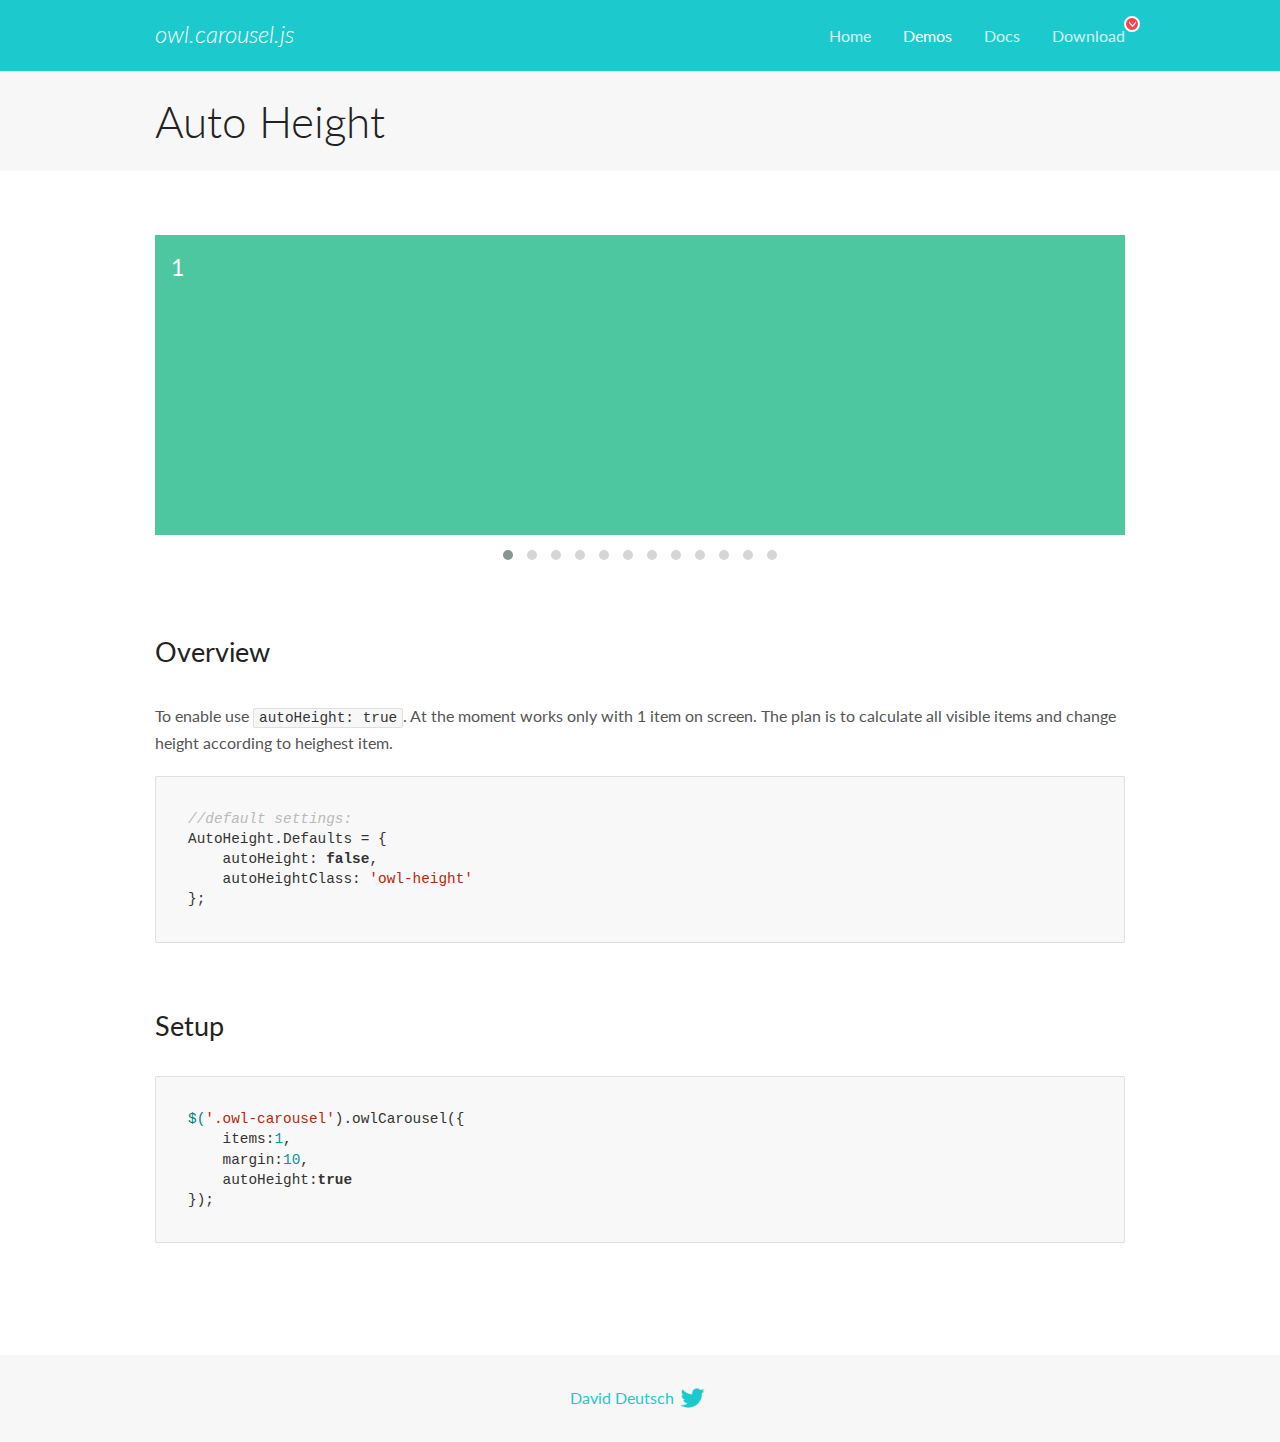
<file: portfolio/ethereal/OwlCarousel2-2.3.4/OwlCarousel2-2.3.4/docs/demos/autoheight.html>
<!DOCTYPE html>
<html lang="en">
  <head>

    <!-- head -->
    <meta charset="utf-8">
    <meta name="msapplication-tap-highlight" content="no" />
    <meta name="viewport" content="width=device-width, initial-scale=1.0" />
    <meta name="description" content="autoHeight usage demo">
    <meta name="author" content="David Deutsch">
    <title>
      Auto Height Demo | Owl Carousel | 2.3.4
    </title>

    <!-- Stylesheets -->
    <link href='https://fonts.googleapis.com/css?family=Lato:300,400,700,400italic,300italic' rel='stylesheet' type='text/css'>
    <link rel="stylesheet" href="../assets/css/docs.theme.min.css">

    <!-- Owl Stylesheets -->
    <link rel="stylesheet" href="../assets/owlcarousel/assets/owl.carousel.min.css">
    <link rel="stylesheet" href="../assets/owlcarousel/assets/owl.theme.default.min.css">

    <!-- HTML5 shim and Respond.js IE8 support of HTML5 elements and media queries -->

    <!--[if lt IE 9]>
      <script src="https://oss.maxcdn.com/libs/html5shiv/3.7.0/html5shiv.js"></script>
      <script src="https://oss.maxcdn.com/libs/respond.js/1.3.0/respond.min.js"></script>
    <![endif]-->

    <!-- Favicons -->
    <link rel="apple-touch-icon-precomposed" sizes="144x144" href="../assets/ico/apple-touch-icon-144-precomposed.png">
    <link rel="shortcut icon" href="../assets/ico/favicon.png">
    <link rel="shortcut icon" href="favicon.ico">

    <!-- Yeah i know js should not be in header. Its required for demos.-->

    <!-- javascript -->
    <script src="../assets/vendors/jquery.min.js"></script>
    <script src="../assets/owlcarousel/owl.carousel.js"></script>
  </head>
  <body>

    <!-- header -->
    <header class="header">
      <div class="row">
        <div class="large-12 columns">
          <div class="brand left">
            <h3>
              <a href="/OwlCarousel2/">owl.carousel.js</a> 
            </h3>
          </div>
          <a id="toggle-nav" class="right">
            <span></span> <span></span> <span></span> 
          </a> 
          <div class="nav-bar">
            <ul class="clearfix">
              <li> <a href="/OwlCarousel2/index.html">Home</a>  </li>
              <li class="active">
                <a href="/OwlCarousel2/demos/demos.html">Demos</a> 
              </li>
              <li> <a href="/OwlCarousel2/docs/started-welcome.html">Docs</a>  </li>
              <li>
                <a href="https://github.com/OwlCarousel2/OwlCarousel2/archive/2.3.4.zip">Download</a> 
                <span class="download"></span> 
              </li>
            </ul>
          </div>
        </div>
      </div>
    </header>

    <!-- title -->
    <section class="title">
      <div class="row">
        <div class="large-12 columns">
          <h1>Auto Height</h1>
        </div>
      </div>
    </section>

    <!--  Demos -->
    <section id="demos">
      <div class="row">
        <div class="large-12 columns">
          <div class="owl-carousel owl-theme">
            <div class="item" style="height:300px">
              <h4>1</h4>
            </div>
            <div class="item" style="height:100px">
              <h4>2</h4>
            </div>
            <div class="item" style="height:500px">
              <h4>3</h4>
            </div>
            <div class="item" style="height:250px">
              <h4>4</h4>
            </div>
            <div class="item" style="height:400px">
              <h4>5</h4>
            </div>
            <div class="item" style="height:500px">
              <h4>6</h4>
            </div>
            <div class="item" style="height:600px">
              <h4>7</h4>
            </div>
            <div class="item" style="height:400px">
              <h4>8</h4>
            </div>
            <div class="item" style="height:300px">
              <h4>9</h4>
            </div>
            <div class="item" style="height:350px">
              <h4>10</h4>
            </div>
            <div class="item" style="height:200px">
              <h4>11</h4>
            </div>
            <div class="item" style="height:150px">
              <h4>12</h4>
            </div>
          </div>
          <h3 id="overview">Overview</h3>
          <p>To enable use <code>autoHeight: true</code>. At the moment works only with 1 item on screen. The plan is to calculate all visible items and change height according to heighest item.</p>
          <pre><code>//default settings:
AutoHeight.Defaults = {
    autoHeight: false,
    autoHeightClass: &#39;owl-height&#39;
};</code></pre>
          <h3 id="setup">Setup</h3>
          <pre><code>$(&#39;.owl-carousel&#39;).owlCarousel({
    items:1,
    margin:10,
    autoHeight:true
});</code></pre>
          <script>
            $(document).ready(function() {
              $('.owl-carousel').owlCarousel({
                items: 1,
                margin: 10,
                autoHeight: true
              });
            })
          </script>
        </div>
      </div>
    </section>

    <!-- footer -->
    <footer class="footer">
      <div class="row">
        <div class="large-12 columns">
          <h5>
            <a href="/OwlCarousel2/docs/support-contact.html">David Deutsch</a> 
            <a id="custom-tweet-button" href="https://twitter.com/share?url=https://github.com/OwlCarousel2/OwlCarousel2&text=Owl Carousel - This is so awesome! " target="_blank"></a> 
          </h5>
        </div>
      </div>
    </footer>

    <!-- vendors -->
    <script src="../assets/vendors/highlight.js"></script>
    <script src="../assets/js/app.js"></script>
  </body>
</html>
</file>
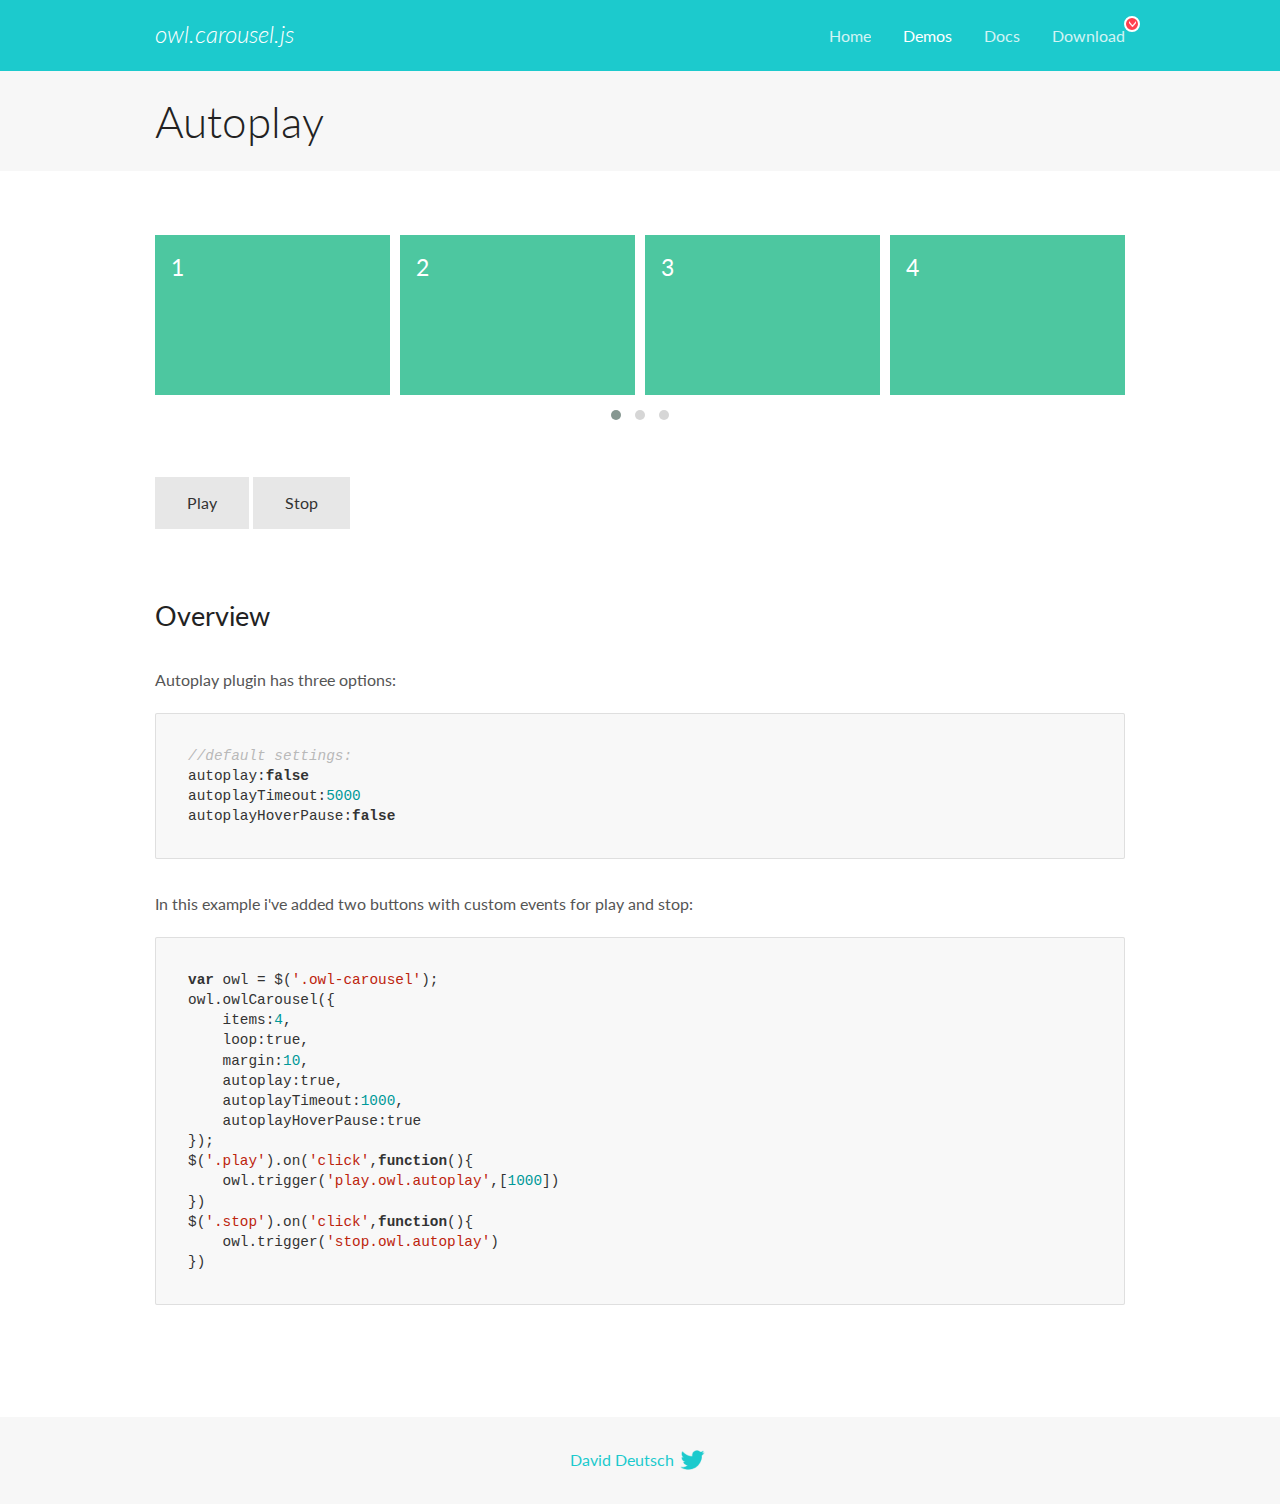
<file: portfolio/ethereal/OwlCarousel2-2.3.4/OwlCarousel2-2.3.4/docs/demos/autoplay.html>
<!DOCTYPE html>
<html lang="en">
  <head>

    <!-- head -->
    <meta charset="utf-8">
    <meta name="msapplication-tap-highlight" content="no" />
    <meta name="viewport" content="width=device-width, initial-scale=1.0" />
    <meta name="description" content="Autoplay usage demo">
    <meta name="author" content="David Deutsch">
    <title>
      Autoplay Demo | Owl Carousel | 2.3.4
    </title>

    <!-- Stylesheets -->
    <link href='https://fonts.googleapis.com/css?family=Lato:300,400,700,400italic,300italic' rel='stylesheet' type='text/css'>
    <link rel="stylesheet" href="../assets/css/docs.theme.min.css">

    <!-- Owl Stylesheets -->
    <link rel="stylesheet" href="../assets/owlcarousel/assets/owl.carousel.min.css">
    <link rel="stylesheet" href="../assets/owlcarousel/assets/owl.theme.default.min.css">

    <!-- HTML5 shim and Respond.js IE8 support of HTML5 elements and media queries -->

    <!--[if lt IE 9]>
      <script src="https://oss.maxcdn.com/libs/html5shiv/3.7.0/html5shiv.js"></script>
      <script src="https://oss.maxcdn.com/libs/respond.js/1.3.0/respond.min.js"></script>
    <![endif]-->

    <!-- Favicons -->
    <link rel="apple-touch-icon-precomposed" sizes="144x144" href="../assets/ico/apple-touch-icon-144-precomposed.png">
    <link rel="shortcut icon" href="../assets/ico/favicon.png">
    <link rel="shortcut icon" href="favicon.ico">

    <!-- Yeah i know js should not be in header. Its required for demos.-->

    <!-- javascript -->
    <script src="../assets/vendors/jquery.min.js"></script>
    <script src="../assets/owlcarousel/owl.carousel.js"></script>
  </head>
  <body>

    <!-- header -->
    <header class="header">
      <div class="row">
        <div class="large-12 columns">
          <div class="brand left">
            <h3>
              <a href="/OwlCarousel2/">owl.carousel.js</a> 
            </h3>
          </div>
          <a id="toggle-nav" class="right">
            <span></span> <span></span> <span></span> 
          </a> 
          <div class="nav-bar">
            <ul class="clearfix">
              <li> <a href="/OwlCarousel2/index.html">Home</a>  </li>
              <li class="active">
                <a href="/OwlCarousel2/demos/demos.html">Demos</a> 
              </li>
              <li> <a href="/OwlCarousel2/docs/started-welcome.html">Docs</a>  </li>
              <li>
                <a href="https://github.com/OwlCarousel2/OwlCarousel2/archive/2.3.4.zip">Download</a> 
                <span class="download"></span> 
              </li>
            </ul>
          </div>
        </div>
      </div>
    </header>

    <!-- title -->
    <section class="title">
      <div class="row">
        <div class="large-12 columns">
          <h1>Autoplay</h1>
        </div>
      </div>
    </section>

    <!--  Demos -->
    <section id="demos">
      <div class="row">
        <div class="large-12 columns">
          <div class="owl-carousel owl-theme">
            <div class="item">
              <h4>1</h4>
            </div>
            <div class="item">
              <h4>2</h4>
            </div>
            <div class="item">
              <h4>3</h4>
            </div>
            <div class="item">
              <h4>4</h4>
            </div>
            <div class="item">
              <h4>5</h4>
            </div>
            <div class="item">
              <h4>6</h4>
            </div>
            <div class="item">
              <h4>7</h4>
            </div>
            <div class="item">
              <h4>8</h4>
            </div>
            <div class="item">
              <h4>9</h4>
            </div>
            <div class="item">
              <h4>10</h4>
            </div>
            <div class="item">
              <h4>11</h4>
            </div>
            <div class="item">
              <h4>12</h4>
            </div>
          </div>
          <a class="button secondary play">Play</a> 
          <a class="button secondary stop">Stop</a> 
          <h3 id="overview">Overview</h3>
          <p>Autoplay plugin has three options:</p>
          <pre><code>//default settings:
autoplay:false
autoplayTimeout:5000
autoplayHoverPause:false</code></pre>
          <p>In this example i&#39;ve added two buttons with custom events for play and stop:</p>
          <pre><code>var owl = $(&#39;.owl-carousel&#39;);
owl.owlCarousel({
    items:4,
    loop:true,
    margin:10,
    autoplay:true,
    autoplayTimeout:1000,
    autoplayHoverPause:true
});
$(&#39;.play&#39;).on(&#39;click&#39;,function(){
    owl.trigger(&#39;play.owl.autoplay&#39;,[1000])
})
$(&#39;.stop&#39;).on(&#39;click&#39;,function(){
    owl.trigger(&#39;stop.owl.autoplay&#39;)
})</code></pre>
          <script>
            $(document).ready(function() {
              var owl = $('.owl-carousel');
              owl.owlCarousel({
                items: 4,
                loop: true,
                margin: 10,
                autoplay: true,
                autoplayTimeout: 1000,
                autoplayHoverPause: true
              });
              $('.play').on('click', function() {
                owl.trigger('play.owl.autoplay', [1000])
              })
              $('.stop').on('click', function() {
                owl.trigger('stop.owl.autoplay')
              })
            })
          </script>
        </div>
      </div>
    </section>

    <!-- footer -->
    <footer class="footer">
      <div class="row">
        <div class="large-12 columns">
          <h5>
            <a href="/OwlCarousel2/docs/support-contact.html">David Deutsch</a> 
            <a id="custom-tweet-button" href="https://twitter.com/share?url=https://github.com/OwlCarousel2/OwlCarousel2&text=Owl Carousel - This is so awesome! " target="_blank"></a> 
          </h5>
        </div>
      </div>
    </footer>

    <!-- vendors -->
    <script src="../assets/vendors/highlight.js"></script>
    <script src="../assets/js/app.js"></script>
  </body>
</html>
</file>
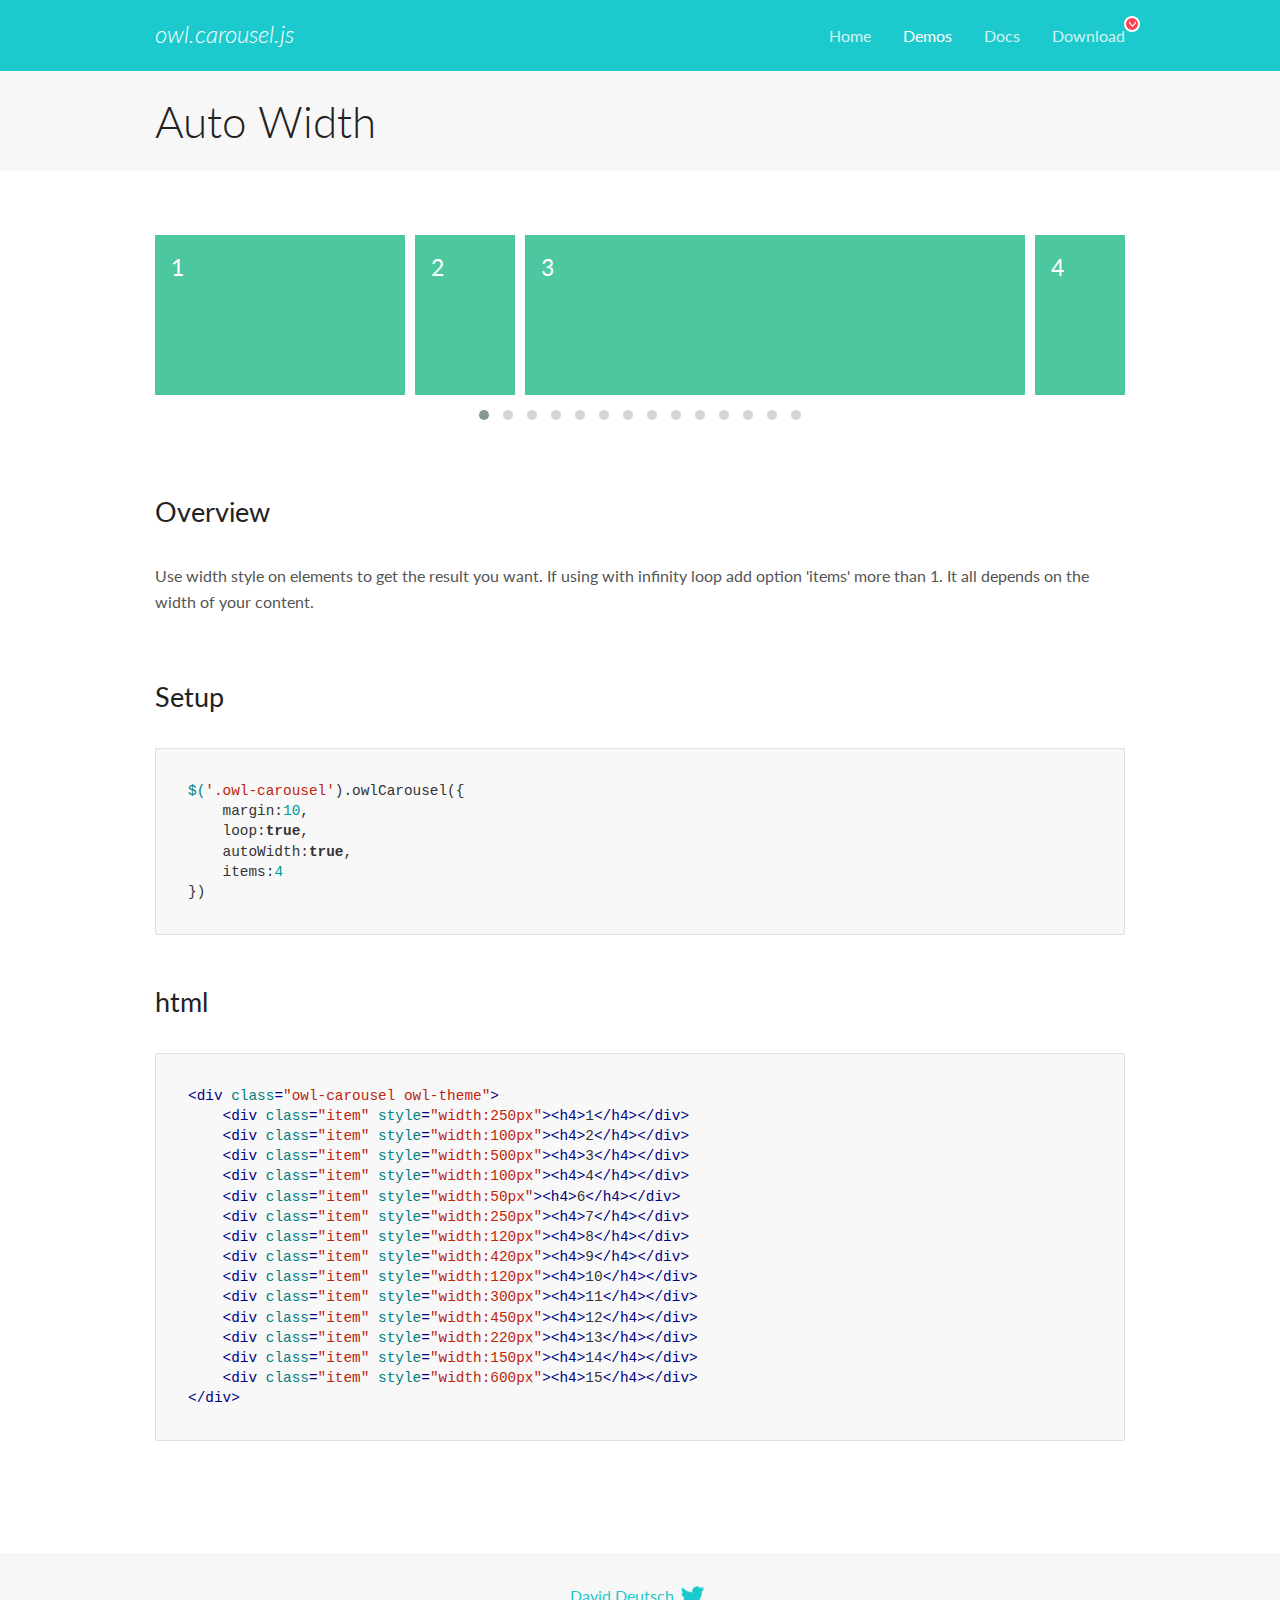
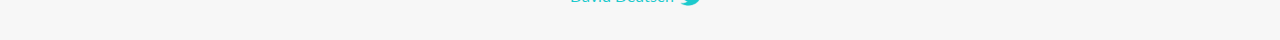
<file: portfolio/ethereal/OwlCarousel2-2.3.4/OwlCarousel2-2.3.4/docs/demos/autowidth.html>
<!DOCTYPE html>
<html lang="en">
  <head>

    <!-- head -->
    <meta charset="utf-8">
    <meta name="msapplication-tap-highlight" content="no" />
    <meta name="viewport" content="width=device-width, initial-scale=1.0" />
    <meta name="description" content="Auto Width">
    <meta name="author" content="David Deutsch">
    <title>
      Auto Width Demo | Owl Carousel | 2.3.4
    </title>

    <!-- Stylesheets -->
    <link href='https://fonts.googleapis.com/css?family=Lato:300,400,700,400italic,300italic' rel='stylesheet' type='text/css'>
    <link rel="stylesheet" href="../assets/css/docs.theme.min.css">

    <!-- Owl Stylesheets -->
    <link rel="stylesheet" href="../assets/owlcarousel/assets/owl.carousel.min.css">
    <link rel="stylesheet" href="../assets/owlcarousel/assets/owl.theme.default.min.css">

    <!-- HTML5 shim and Respond.js IE8 support of HTML5 elements and media queries -->

    <!--[if lt IE 9]>
      <script src="https://oss.maxcdn.com/libs/html5shiv/3.7.0/html5shiv.js"></script>
      <script src="https://oss.maxcdn.com/libs/respond.js/1.3.0/respond.min.js"></script>
    <![endif]-->

    <!-- Favicons -->
    <link rel="apple-touch-icon-precomposed" sizes="144x144" href="../assets/ico/apple-touch-icon-144-precomposed.png">
    <link rel="shortcut icon" href="../assets/ico/favicon.png">
    <link rel="shortcut icon" href="favicon.ico">

    <!-- Yeah i know js should not be in header. Its required for demos.-->

    <!-- javascript -->
    <script src="../assets/vendors/jquery.min.js"></script>
    <script src="../assets/owlcarousel/owl.carousel.js"></script>
  </head>
  <body>

    <!-- header -->
    <header class="header">
      <div class="row">
        <div class="large-12 columns">
          <div class="brand left">
            <h3>
              <a href="/OwlCarousel2/">owl.carousel.js</a> 
            </h3>
          </div>
          <a id="toggle-nav" class="right">
            <span></span> <span></span> <span></span> 
          </a> 
          <div class="nav-bar">
            <ul class="clearfix">
              <li> <a href="/OwlCarousel2/index.html">Home</a>  </li>
              <li class="active">
                <a href="/OwlCarousel2/demos/demos.html">Demos</a> 
              </li>
              <li> <a href="/OwlCarousel2/docs/started-welcome.html">Docs</a>  </li>
              <li>
                <a href="https://github.com/OwlCarousel2/OwlCarousel2/archive/2.3.4.zip">Download</a> 
                <span class="download"></span> 
              </li>
            </ul>
          </div>
        </div>
      </div>
    </header>

    <!-- title -->
    <section class="title">
      <div class="row">
        <div class="large-12 columns">
          <h1>Auto Width</h1>
        </div>
      </div>
    </section>

    <!--  Demos -->
    <section id="demos">
      <div class="row">
        <div class="large-12 columns">
          <div class="owl-carousel owl-theme">
            <div class="item" style="width:250px">
              <h4>1</h4>
            </div>
            <div class="item" style="width:100px">
              <h4>2</h4>
            </div>
            <div class="item" style="width:500px">
              <h4>3</h4>
            </div>
            <div class="item" style="width:100px">
              <h4>4</h4>
            </div>
            <div class="item" style="width:50px">
              <h4>6</h4>
            </div>
            <div class="item" style="width:250px">
              <h4>7</h4>
            </div>
            <div class="item" style="width:120px">
              <h4>8</h4>
            </div>
            <div class="item" style="width:420px">
              <h4>9</h4>
            </div>
            <div class="item" style="width:120px">
              <h4>10</h4>
            </div>
            <div class="item" style="width:300px">
              <h4>11</h4>
            </div>
            <div class="item" style="width:450px">
              <h4>12</h4>
            </div>
            <div class="item" style="width:220px">
              <h4>13</h4>
            </div>
            <div class="item" style="width:150px">
              <h4>14</h4>
            </div>
            <div class="item" style="width:600px">
              <h4>15</h4>
            </div>
          </div>
          <h3 id="overview">Overview</h3>
          <p>Use width style on elements to get the result you want. If using with infinity loop add option &#39;items&#39; more than 1. It all depends on the width of your content.</p>
          <h3 id="setup">Setup</h3>
          <pre><code>$(&#39;.owl-carousel&#39;).owlCarousel({
    margin:10,
    loop:true,
    autoWidth:true,
    items:4
})</code></pre>
          <h3 id="html">html</h3>
          <pre><code>&lt;div class=&quot;owl-carousel owl-theme&quot;&gt;
    &lt;div class=&quot;item&quot; style=&quot;width:250px&quot;&gt;&lt;h4&gt;1&lt;/h4&gt;&lt;/div&gt;
    &lt;div class=&quot;item&quot; style=&quot;width:100px&quot;&gt;&lt;h4&gt;2&lt;/h4&gt;&lt;/div&gt;
    &lt;div class=&quot;item&quot; style=&quot;width:500px&quot;&gt;&lt;h4&gt;3&lt;/h4&gt;&lt;/div&gt;
    &lt;div class=&quot;item&quot; style=&quot;width:100px&quot;&gt;&lt;h4&gt;4&lt;/h4&gt;&lt;/div&gt;
    &lt;div class=&quot;item&quot; style=&quot;width:50px&quot;&gt;&lt;h4&gt;6&lt;/h4&gt;&lt;/div&gt;
    &lt;div class=&quot;item&quot; style=&quot;width:250px&quot;&gt;&lt;h4&gt;7&lt;/h4&gt;&lt;/div&gt;
    &lt;div class=&quot;item&quot; style=&quot;width:120px&quot;&gt;&lt;h4&gt;8&lt;/h4&gt;&lt;/div&gt;
    &lt;div class=&quot;item&quot; style=&quot;width:420px&quot;&gt;&lt;h4&gt;9&lt;/h4&gt;&lt;/div&gt;
    &lt;div class=&quot;item&quot; style=&quot;width:120px&quot;&gt;&lt;h4&gt;10&lt;/h4&gt;&lt;/div&gt;
    &lt;div class=&quot;item&quot; style=&quot;width:300px&quot;&gt;&lt;h4&gt;11&lt;/h4&gt;&lt;/div&gt;
    &lt;div class=&quot;item&quot; style=&quot;width:450px&quot;&gt;&lt;h4&gt;12&lt;/h4&gt;&lt;/div&gt;
    &lt;div class=&quot;item&quot; style=&quot;width:220px&quot;&gt;&lt;h4&gt;13&lt;/h4&gt;&lt;/div&gt;
    &lt;div class=&quot;item&quot; style=&quot;width:150px&quot;&gt;&lt;h4&gt;14&lt;/h4&gt;&lt;/div&gt;
    &lt;div class=&quot;item&quot; style=&quot;width:600px&quot;&gt;&lt;h4&gt;15&lt;/h4&gt;&lt;/div&gt;
&lt;/div&gt;</code></pre>
          <script>
            $(document).ready(function() {
              $('.owl-carousel').owlCarousel({
                margin: 10,
                loop: true,
                autoWidth: true,
                items: 4
              })
            })
          </script>
        </div>
      </div>
    </section>

    <!-- footer -->
    <footer class="footer">
      <div class="row">
        <div class="large-12 columns">
          <h5>
            <a href="/OwlCarousel2/docs/support-contact.html">David Deutsch</a> 
            <a id="custom-tweet-button" href="https://twitter.com/share?url=https://github.com/OwlCarousel2/OwlCarousel2&text=Owl Carousel - This is so awesome! " target="_blank"></a> 
          </h5>
        </div>
      </div>
    </footer>

    <!-- vendors -->
    <script src="../assets/vendors/highlight.js"></script>
    <script src="../assets/js/app.js"></script>
  </body>
</html>
</file>
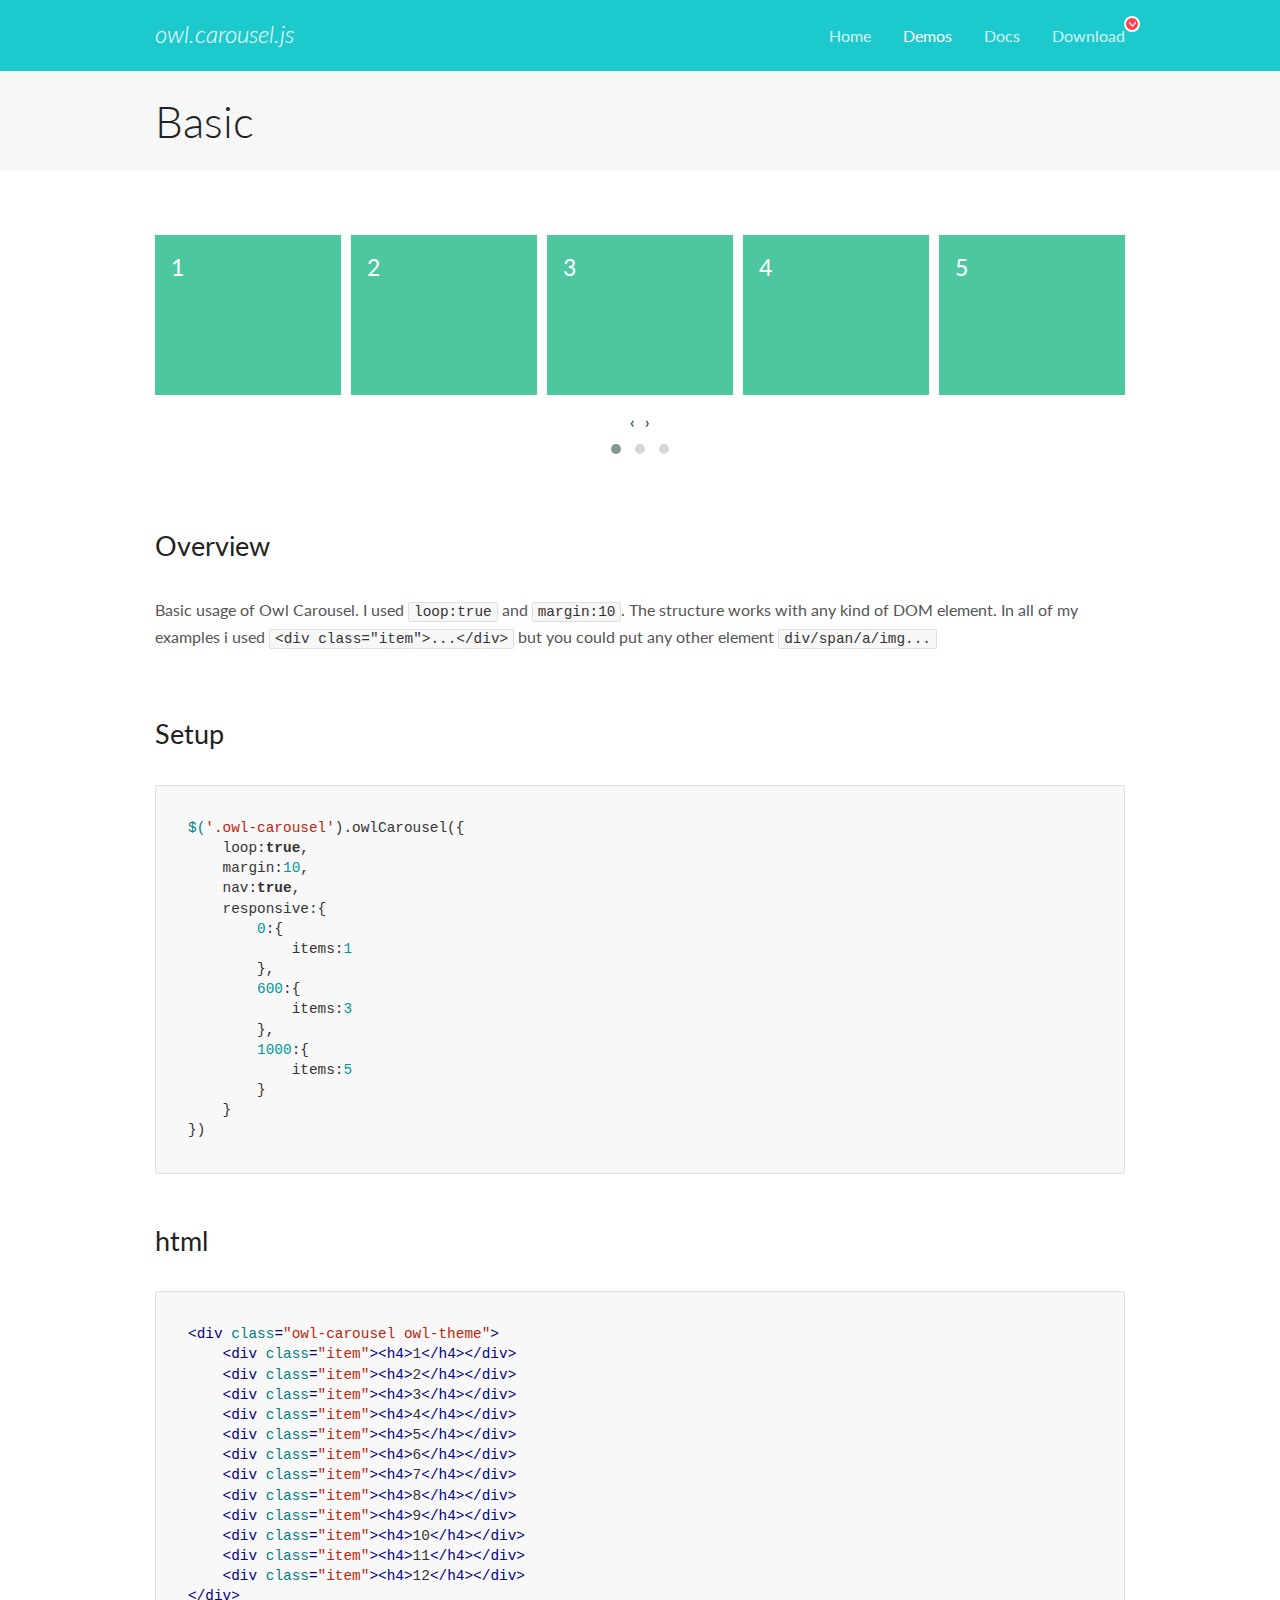
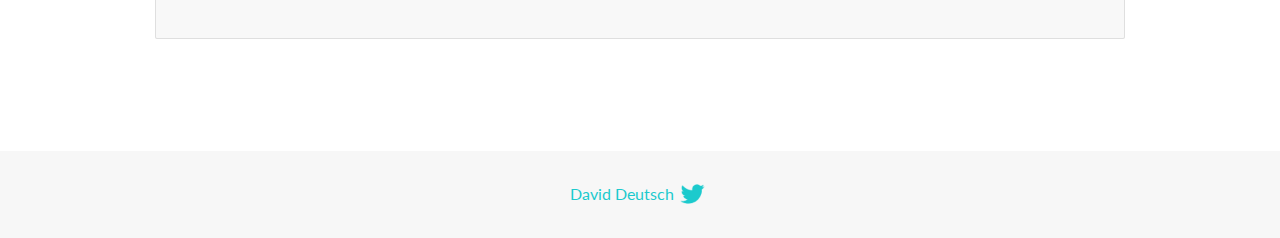
<file: portfolio/ethereal/OwlCarousel2-2.3.4/OwlCarousel2-2.3.4/docs/demos/basic.html>
<!DOCTYPE html>
<html lang="en">
  <head>

    <!-- head -->
    <meta charset="utf-8">
    <meta name="msapplication-tap-highlight" content="no" />
    <meta name="viewport" content="width=device-width, initial-scale=1.0" />
    <meta name="description" content="Basic usage demo">
    <meta name="author" content="David Deutsch">
    <title>
      Basic Demo | Owl Carousel | 2.3.4
    </title>

    <!-- Stylesheets -->
    <link href='https://fonts.googleapis.com/css?family=Lato:300,400,700,400italic,300italic' rel='stylesheet' type='text/css'>
    <link rel="stylesheet" href="../assets/css/docs.theme.min.css">

    <!-- Owl Stylesheets -->
    <link rel="stylesheet" href="../assets/owlcarousel/assets/owl.carousel.min.css">
    <link rel="stylesheet" href="../assets/owlcarousel/assets/owl.theme.default.min.css">

    <!-- HTML5 shim and Respond.js IE8 support of HTML5 elements and media queries -->

    <!--[if lt IE 9]>
      <script src="https://oss.maxcdn.com/libs/html5shiv/3.7.0/html5shiv.js"></script>
      <script src="https://oss.maxcdn.com/libs/respond.js/1.3.0/respond.min.js"></script>
    <![endif]-->

    <!-- Favicons -->
    <link rel="apple-touch-icon-precomposed" sizes="144x144" href="../assets/ico/apple-touch-icon-144-precomposed.png">
    <link rel="shortcut icon" href="../assets/ico/favicon.png">
    <link rel="shortcut icon" href="favicon.ico">

    <!-- Yeah i know js should not be in header. Its required for demos.-->

    <!-- javascript -->
    <script src="../assets/vendors/jquery.min.js"></script>
    <script src="../assets/owlcarousel/owl.carousel.js"></script>
  </head>
  <body>

    <!-- header -->
    <header class="header">
      <div class="row">
        <div class="large-12 columns">
          <div class="brand left">
            <h3>
              <a href="/OwlCarousel2/">owl.carousel.js</a> 
            </h3>
          </div>
          <a id="toggle-nav" class="right">
            <span></span> <span></span> <span></span> 
          </a> 
          <div class="nav-bar">
            <ul class="clearfix">
              <li> <a href="/OwlCarousel2/index.html">Home</a>  </li>
              <li class="active">
                <a href="/OwlCarousel2/demos/demos.html">Demos</a> 
              </li>
              <li> <a href="/OwlCarousel2/docs/started-welcome.html">Docs</a>  </li>
              <li>
                <a href="https://github.com/OwlCarousel2/OwlCarousel2/archive/2.3.4.zip">Download</a> 
                <span class="download"></span> 
              </li>
            </ul>
          </div>
        </div>
      </div>
    </header>

    <!-- title -->
    <section class="title">
      <div class="row">
        <div class="large-12 columns">
          <h1>Basic</h1>
        </div>
      </div>
    </section>

    <!--  Demos -->
    <section id="demos">
      <div class="row">
        <div class="large-12 columns">
          <div class="owl-carousel owl-theme">
            <div class="item">
              <h4>1</h4>
            </div>
            <div class="item">
              <h4>2</h4>
            </div>
            <div class="item">
              <h4>3</h4>
            </div>
            <div class="item">
              <h4>4</h4>
            </div>
            <div class="item">
              <h4>5</h4>
            </div>
            <div class="item">
              <h4>6</h4>
            </div>
            <div class="item">
              <h4>7</h4>
            </div>
            <div class="item">
              <h4>8</h4>
            </div>
            <div class="item">
              <h4>9</h4>
            </div>
            <div class="item">
              <h4>10</h4>
            </div>
            <div class="item">
              <h4>11</h4>
            </div>
            <div class="item">
              <h4>12</h4>
            </div>
          </div>
          <h3 id="overview">Overview</h3>
          <p>Basic usage of Owl Carousel. I used <code>loop:true</code> and <code>margin:10</code>. The structure works with any kind of DOM element. In all of my examples i used <code>&lt;div class=&quot;item&quot;&gt;...&lt;/div&gt;</code> but you could
            put any other element <code>div/span/a/img...</code></p>
          <h3 id="setup">Setup</h3>
          <pre><code>$(&#39;.owl-carousel&#39;).owlCarousel({
    loop:true,
    margin:10,
    nav:true,
    responsive:{
        0:{
            items:1
        },
        600:{
            items:3
        },
        1000:{
            items:5
        }
    }
})</code></pre>
          <h3 id="html">html</h3>
          <pre><code>&lt;div class=&quot;owl-carousel owl-theme&quot;&gt;
    &lt;div class=&quot;item&quot;&gt;&lt;h4&gt;1&lt;/h4&gt;&lt;/div&gt;
    &lt;div class=&quot;item&quot;&gt;&lt;h4&gt;2&lt;/h4&gt;&lt;/div&gt;
    &lt;div class=&quot;item&quot;&gt;&lt;h4&gt;3&lt;/h4&gt;&lt;/div&gt;
    &lt;div class=&quot;item&quot;&gt;&lt;h4&gt;4&lt;/h4&gt;&lt;/div&gt;
    &lt;div class=&quot;item&quot;&gt;&lt;h4&gt;5&lt;/h4&gt;&lt;/div&gt;
    &lt;div class=&quot;item&quot;&gt;&lt;h4&gt;6&lt;/h4&gt;&lt;/div&gt;
    &lt;div class=&quot;item&quot;&gt;&lt;h4&gt;7&lt;/h4&gt;&lt;/div&gt;
    &lt;div class=&quot;item&quot;&gt;&lt;h4&gt;8&lt;/h4&gt;&lt;/div&gt;
    &lt;div class=&quot;item&quot;&gt;&lt;h4&gt;9&lt;/h4&gt;&lt;/div&gt;
    &lt;div class=&quot;item&quot;&gt;&lt;h4&gt;10&lt;/h4&gt;&lt;/div&gt;
    &lt;div class=&quot;item&quot;&gt;&lt;h4&gt;11&lt;/h4&gt;&lt;/div&gt;
    &lt;div class=&quot;item&quot;&gt;&lt;h4&gt;12&lt;/h4&gt;&lt;/div&gt;
&lt;/div&gt;</code></pre>
          <script>
            $(document).ready(function() {
              var owl = $('.owl-carousel');
              owl.owlCarousel({
                margin: 10,
                nav: true,
                loop: true,
                responsive: {
                  0: {
                    items: 1
                  },
                  600: {
                    items: 3
                  },
                  1000: {
                    items: 5
                  }
                }
              })
            })
          </script>
        </div>
      </div>
    </section>

    <!-- footer -->
    <footer class="footer">
      <div class="row">
        <div class="large-12 columns">
          <h5>
            <a href="/OwlCarousel2/docs/support-contact.html">David Deutsch</a> 
            <a id="custom-tweet-button" href="https://twitter.com/share?url=https://github.com/OwlCarousel2/OwlCarousel2&text=Owl Carousel - This is so awesome! " target="_blank"></a> 
          </h5>
        </div>
      </div>
    </footer>

    <!-- vendors -->
    <script src="../assets/vendors/highlight.js"></script>
    <script src="../assets/js/app.js"></script>
  </body>
</html>
</file>
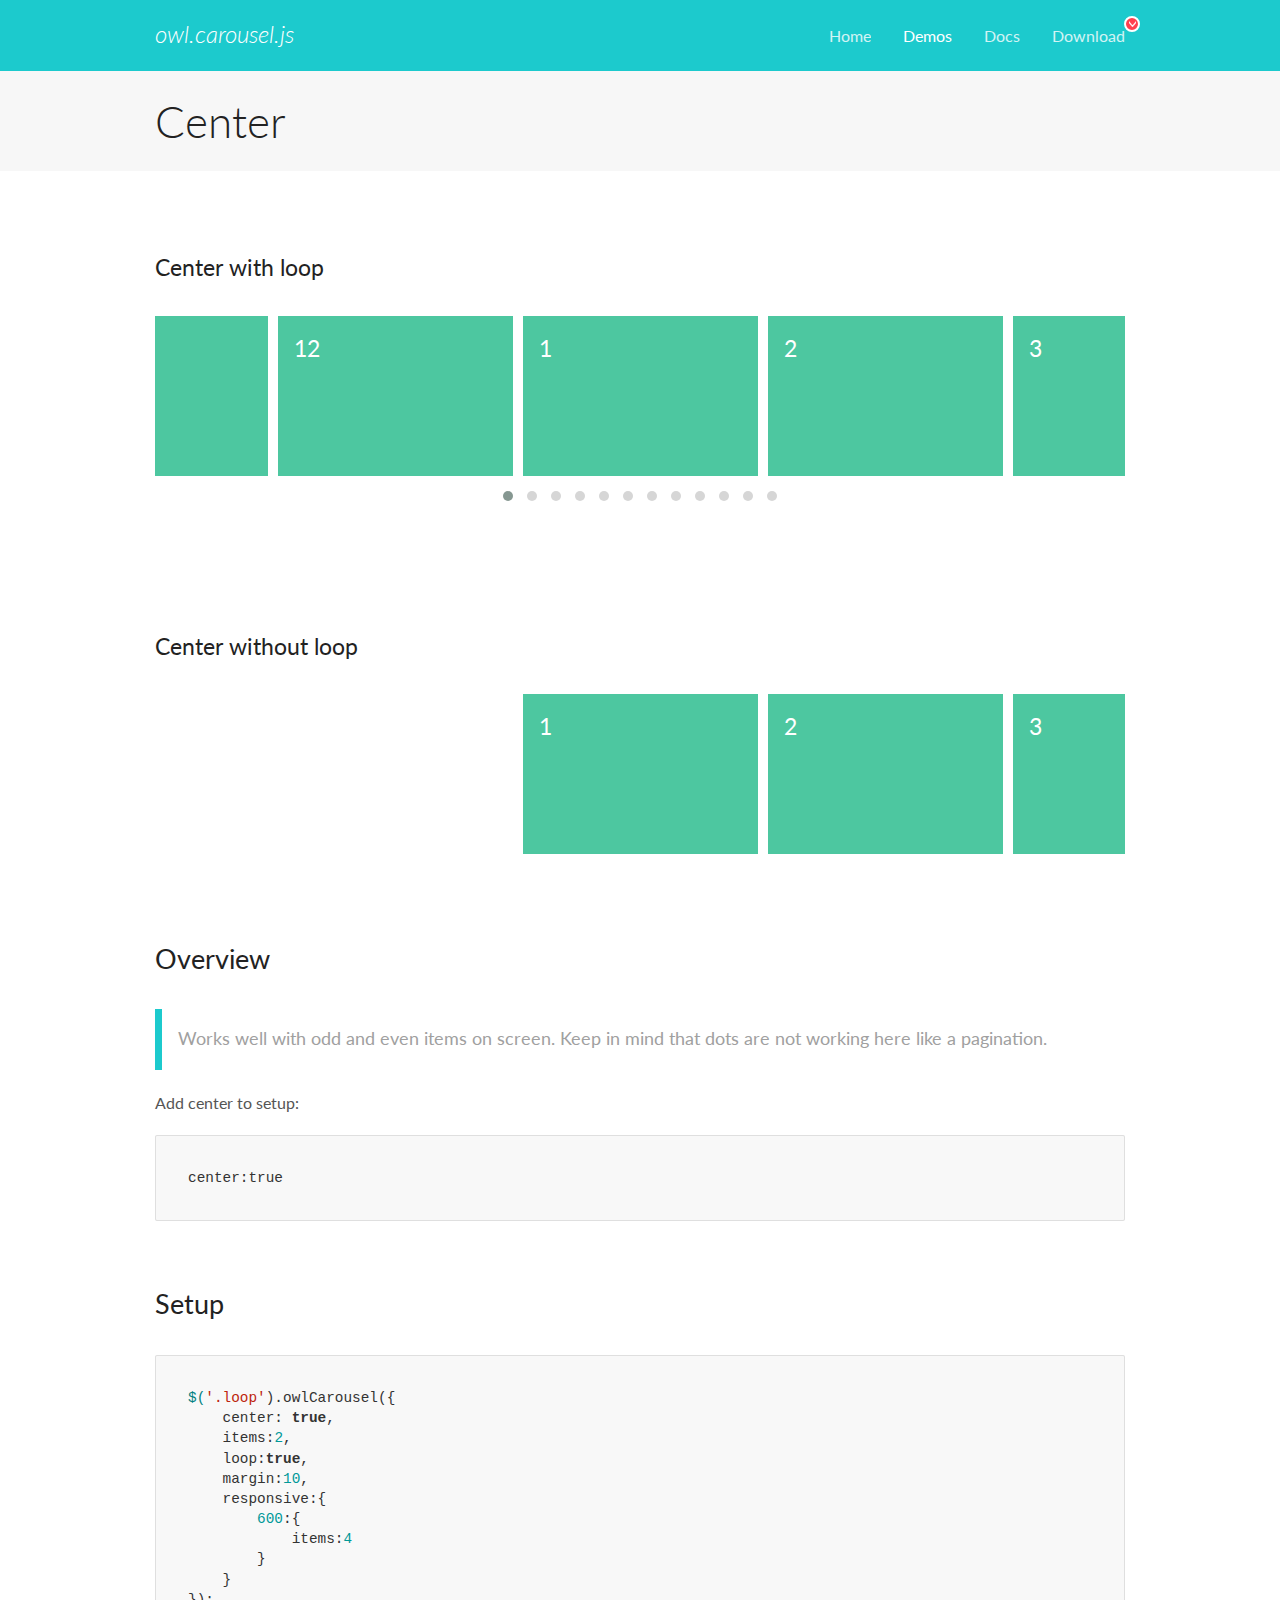
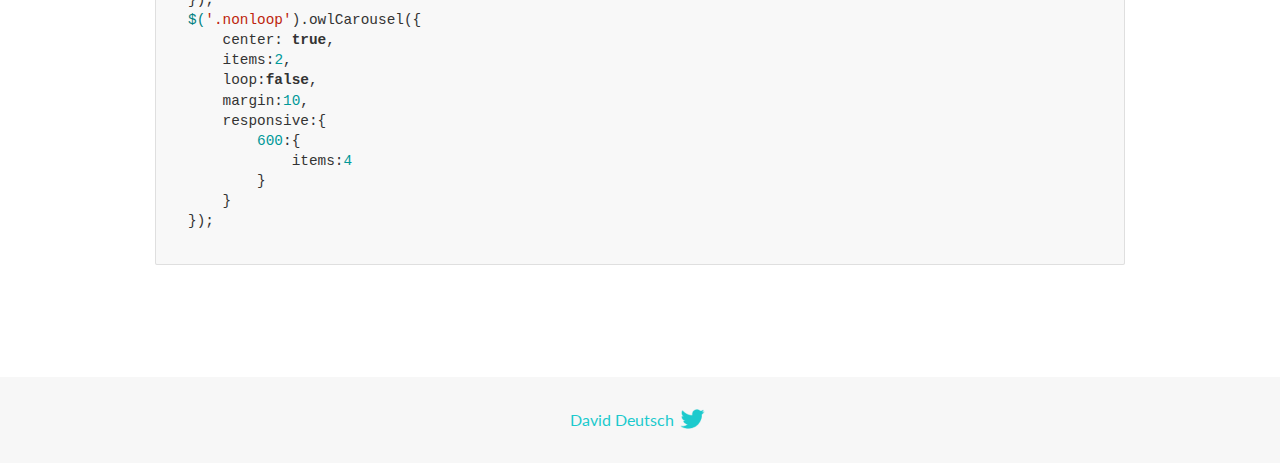
<file: portfolio/ethereal/OwlCarousel2-2.3.4/OwlCarousel2-2.3.4/docs/demos/center.html>
<!DOCTYPE html>
<html lang="en">
  <head>

    <!-- head -->
    <meta charset="utf-8">
    <meta name="msapplication-tap-highlight" content="no" />
    <meta name="viewport" content="width=device-width, initial-scale=1.0" />
    <meta name="description" content="Center carousel">
    <meta name="author" content="David Deutsch">
    <title>
      Center Demo | Owl Carousel | 2.3.4
    </title>

    <!-- Stylesheets -->
    <link href='https://fonts.googleapis.com/css?family=Lato:300,400,700,400italic,300italic' rel='stylesheet' type='text/css'>
    <link rel="stylesheet" href="../assets/css/docs.theme.min.css">

    <!-- Owl Stylesheets -->
    <link rel="stylesheet" href="../assets/owlcarousel/assets/owl.carousel.min.css">
    <link rel="stylesheet" href="../assets/owlcarousel/assets/owl.theme.default.min.css">

    <!-- HTML5 shim and Respond.js IE8 support of HTML5 elements and media queries -->

    <!--[if lt IE 9]>
      <script src="https://oss.maxcdn.com/libs/html5shiv/3.7.0/html5shiv.js"></script>
      <script src="https://oss.maxcdn.com/libs/respond.js/1.3.0/respond.min.js"></script>
    <![endif]-->

    <!-- Favicons -->
    <link rel="apple-touch-icon-precomposed" sizes="144x144" href="../assets/ico/apple-touch-icon-144-precomposed.png">
    <link rel="shortcut icon" href="../assets/ico/favicon.png">
    <link rel="shortcut icon" href="favicon.ico">

    <!-- Yeah i know js should not be in header. Its required for demos.-->

    <!-- javascript -->
    <script src="../assets/vendors/jquery.min.js"></script>
    <script src="../assets/owlcarousel/owl.carousel.js"></script>
  </head>
  <body>

    <!-- header -->
    <header class="header">
      <div class="row">
        <div class="large-12 columns">
          <div class="brand left">
            <h3>
              <a href="/OwlCarousel2/">owl.carousel.js</a> 
            </h3>
          </div>
          <a id="toggle-nav" class="right">
            <span></span> <span></span> <span></span> 
          </a> 
          <div class="nav-bar">
            <ul class="clearfix">
              <li> <a href="/OwlCarousel2/index.html">Home</a>  </li>
              <li class="active">
                <a href="/OwlCarousel2/demos/demos.html">Demos</a> 
              </li>
              <li> <a href="/OwlCarousel2/docs/started-welcome.html">Docs</a>  </li>
              <li>
                <a href="https://github.com/OwlCarousel2/OwlCarousel2/archive/2.3.4.zip">Download</a> 
                <span class="download"></span> 
              </li>
            </ul>
          </div>
        </div>
      </div>
    </header>

    <!-- title -->
    <section class="title">
      <div class="row">
        <div class="large-12 columns">
          <h1>Center</h1>
        </div>
      </div>
    </section>

    <!--  Demos -->
    <section id="demos">
      <div class="row">
        <div class="large-12 columns">
          <h4 id="center-with-loop">Center with loop</h4>
          <div class="loop owl-carousel owl-theme">
            <div class="item">
              <h4>1</h4>
            </div>
            <div class="item">
              <h4>2</h4>
            </div>
            <div class="item">
              <h4>3</h4>
            </div>
            <div class="item">
              <h4>4</h4>
            </div>
            <div class="item">
              <h4>5</h4>
            </div>
            <div class="item">
              <h4>6</h4>
            </div>
            <div class="item">
              <h4>7</h4>
            </div>
            <div class="item">
              <h4>8</h4>
            </div>
            <div class="item">
              <h4>9</h4>
            </div>
            <div class="item">
              <h4>10</h4>
            </div>
            <div class="item">
              <h4>11</h4>
            </div>
            <div class="item">
              <h4>12</h4>
            </div>
          </div>
          <br>
          <h4 id="center-without-loop">Center without loop</h4>
          <div class="nonloop owl-carousel">
            <div class="item">
              <h4>1</h4>
            </div>
            <div class="item">
              <h4>2</h4>
            </div>
            <div class="item">
              <h4>3</h4>
            </div>
            <div class="item">
              <h4>4</h4>
            </div>
            <div class="item">
              <h4>5</h4>
            </div>
            <div class="item">
              <h4>6</h4>
            </div>
            <div class="item">
              <h4>7</h4>
            </div>
            <div class="item">
              <h4>8</h4>
            </div>
            <div class="item">
              <h4>9</h4>
            </div>
            <div class="item">
              <h4>10</h4>
            </div>
            <div class="item">
              <h4>11</h4>
            </div>
            <div class="item">
              <h4>12</h4>
            </div>
          </div>
          <h3 id="overview">Overview</h3>
          <blockquote>
            <p>Works well with odd and even items on screen. Keep in mind that dots are not working here like a pagination.</p>
          </blockquote>
          <p>Add center to setup:</p>
          <pre><code>center:true</code></pre>
          <h3 id="setup">Setup</h3>
          <pre><code>$(&#39;.loop&#39;).owlCarousel({
    center: true,
    items:2,
    loop:true,
    margin:10,
    responsive:{
        600:{
            items:4
        }
    }
});
$(&#39;.nonloop&#39;).owlCarousel({
    center: true,
    items:2,
    loop:false,
    margin:10,
    responsive:{
        600:{
            items:4
        }
    }
});</code></pre>
          <script>
            jQuery(document).ready(function($) {
              $('.loop').owlCarousel({
                center: true,
                items: 2,
                loop: true,
                margin: 10,
                responsive: {
                  600: {
                    items: 4
                  }
                }
              });
              $('.nonloop').owlCarousel({
                center: true,
                items: 2,
                loop: false,
                margin: 10,
                responsive: {
                  600: {
                    items: 4
                  }
                }
              });
            });
          </script>
        </div>
      </div>
    </section>

    <!-- footer -->
    <footer class="footer">
      <div class="row">
        <div class="large-12 columns">
          <h5>
            <a href="/OwlCarousel2/docs/support-contact.html">David Deutsch</a> 
            <a id="custom-tweet-button" href="https://twitter.com/share?url=https://github.com/OwlCarousel2/OwlCarousel2&text=Owl Carousel - This is so awesome! " target="_blank"></a> 
          </h5>
        </div>
      </div>
    </footer>

    <!-- vendors -->
    <script src="../assets/vendors/highlight.js"></script>
    <script src="../assets/js/app.js"></script>
  </body>
</html>
</file>
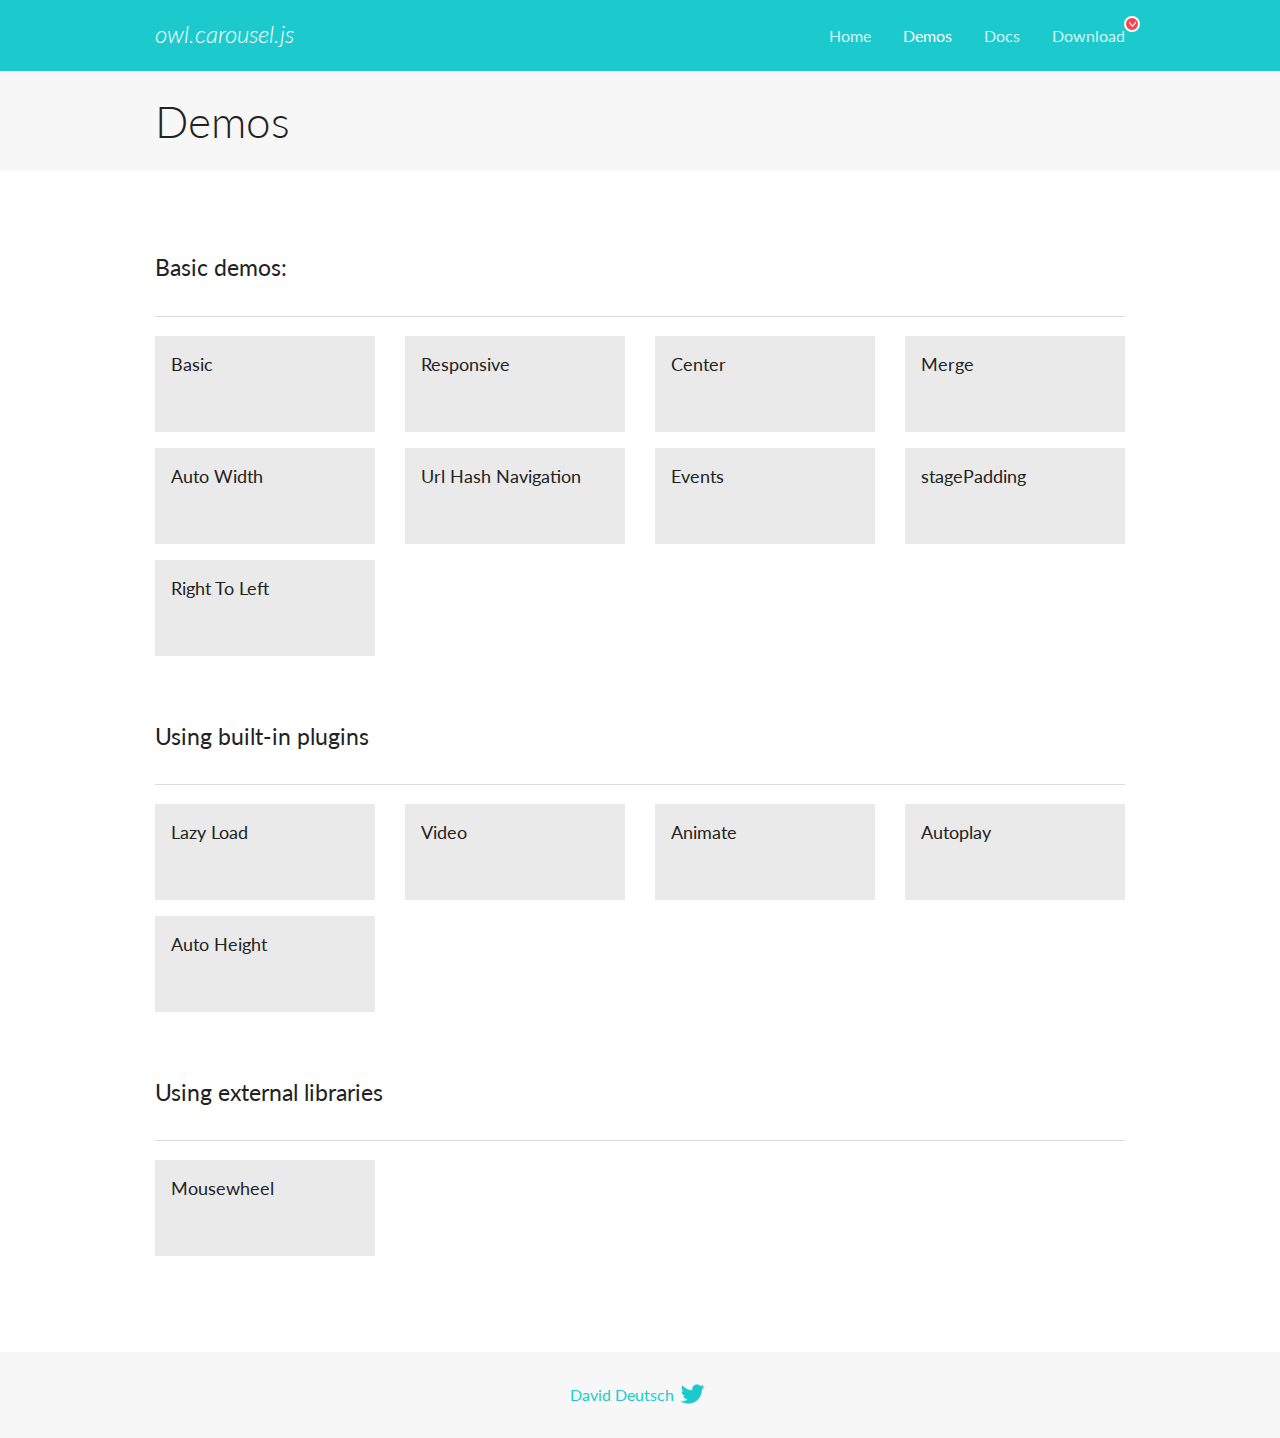
<file: portfolio/ethereal/OwlCarousel2-2.3.4/OwlCarousel2-2.3.4/docs/demos/demos.html>
<!DOCTYPE html>
<html lang="en">
  <head>

    <!-- head -->
    <meta charset="utf-8">
    <meta name="msapplication-tap-highlight" content="no" />
    <meta name="viewport" content="width=device-width, initial-scale=1.0" />
    <meta name="description" content="A list of Owl Carousel examples.">
    <meta name="author" content="David Deutsch">
    <title>
      Demos | Owl Carousel | 2.3.4
    </title>

    <!-- Stylesheets -->
    <link href='https://fonts.googleapis.com/css?family=Lato:300,400,700,400italic,300italic' rel='stylesheet' type='text/css'>
    <link rel="stylesheet" href="../assets/css/docs.theme.min.css">

    <!-- Owl Stylesheets -->
    <link rel="stylesheet" href="../assets/owlcarousel/assets/owl.carousel.min.css">
    <link rel="stylesheet" href="../assets/owlcarousel/assets/owl.theme.default.min.css">

    <!-- HTML5 shim and Respond.js IE8 support of HTML5 elements and media queries -->

    <!--[if lt IE 9]>
      <script src="https://oss.maxcdn.com/libs/html5shiv/3.7.0/html5shiv.js"></script>
      <script src="https://oss.maxcdn.com/libs/respond.js/1.3.0/respond.min.js"></script>
    <![endif]-->

    <!-- Favicons -->
    <link rel="apple-touch-icon-precomposed" sizes="144x144" href="../assets/ico/apple-touch-icon-144-precomposed.png">
    <link rel="shortcut icon" href="../assets/ico/favicon.png">
    <link rel="shortcut icon" href="favicon.ico">

    <!-- Yeah i know js should not be in header. Its required for demos.-->

    <!-- javascript -->
    <script src="../assets/vendors/jquery.min.js"></script>
    <script src="../assets/owlcarousel/owl.carousel.js"></script>
  </head>
  <body>

    <!-- header -->
    <header class="header">
      <div class="row">
        <div class="large-12 columns">
          <div class="brand left">
            <h3>
              <a href="/OwlCarousel2/">owl.carousel.js</a> 
            </h3>
          </div>
          <a id="toggle-nav" class="right">
            <span></span> <span></span> <span></span> 
          </a> 
          <div class="nav-bar">
            <ul class="clearfix">
              <li> <a href="/OwlCarousel2/index.html">Home</a>  </li>
              <li class="active">
                <a href="/OwlCarousel2/demos/demos.html">Demos</a> 
              </li>
              <li> <a href="/OwlCarousel2/docs/started-welcome.html">Docs</a>  </li>
              <li>
                <a href="https://github.com/OwlCarousel2/OwlCarousel2/archive/2.3.4.zip">Download</a> 
                <span class="download"></span> 
              </li>
            </ul>
          </div>
        </div>
      </div>
    </header>

    <!-- title -->
    <section class="title">
      <div class="row">
        <div class="large-12 columns">
          <h1>Demos</h1>
        </div>
      </div>
    </section>

    <!--  Demos -->
    <section id="demos">
      <div class="row">
        <div class="large-12 columns">
          <h4 id="basic-demos-">Basic demos:</h4>
          <hr>
          <div class="demo-list">
            <div class="row">
              <div class="small-6 medium-4 large-3 columns">
                <a href="basic.html" class="demo-block">
                  <h5>Basic </h5>
                </a> 
              </div>
              <div class="small-6 medium-4 large-3 columns">
                <a href="responsive.html" class="demo-block">
                  <h5>Responsive </h5>
                </a> 
              </div>
              <div class="small-6 medium-4 large-3 columns">
                <a href="center.html" class="demo-block">
                  <h5>Center </h5>
                </a> 
              </div>
              <div class="small-6 medium-4 large-3 columns">
                <a href="merge.html" class="demo-block">
                  <h5>Merge </h5>
                </a> 
              </div>
              <div class="small-6 medium-4 large-3 columns">
                <a href="autowidth.html" class="demo-block">
                  <h5>Auto Width </h5>
                </a> 
              </div>
              <div class="small-6 medium-4 large-3 columns">
                <a href="urlhashnav.html" class="demo-block">
                  <h5>Url Hash Navigation </h5>
                </a> 
              </div>
              <div class="small-6 medium-4 large-3 columns">
                <a href="events.html" class="demo-block">
                  <h5>Events </h5>
                </a> 
              </div>
              <div class="small-6 medium-4 large-3 columns">
                <a href="stagepadding.html" class="demo-block">
                  <h5>stagePadding </h5>
                </a> 
              </div>
              <div class="small-6 medium-4 large-3 columns">
                <a href="rtl.html" class="demo-block">
                  <h5>Right To Left </h5>
                </a> 
              </div>
            </div>
          </div>
          <h4 id="using-built-in-plugins">Using built-in plugins</h4>
          <hr>
          <div class="demo-list">
            <div class="row">
              <div class="small-6 medium-4 large-3 columns">
                <a href="lazyLoad.html" class="demo-block">
                  <h5>Lazy Load </h5>
                </a> 
              </div>
              <div class="small-6 medium-4 large-3 columns">
                <a href="video.html" class="demo-block">
                  <h5>Video </h5>
                </a> 
              </div>
              <div class="small-6 medium-4 large-3 columns">
                <a href="animate.html" class="demo-block">
                  <h5>Animate </h5>
                </a> 
              </div>
              <div class="small-6 medium-4 large-3 columns">
                <a href="autoplay.html" class="demo-block">
                  <h5>Autoplay </h5>
                </a> 
              </div>
              <div class="small-6 medium-4 large-3 columns">
                <a href="autoheight.html" class="demo-block">
                  <h5>Auto Height </h5>
                </a> 
              </div>
            </div>
          </div>
          <h4 id="using-external-libraries">Using external libraries</h4>
          <hr>
          <div class="demo-list">
            <div class="row">
              <div class="small-6 medium-4 large-3 columns">
                <a href="mousewheel.html" class="demo-block">
                  <h5>Mousewheel </h5>
                </a> 
              </div>
            </div>
          </div>
        </div>
      </div>
    </section>

    <!-- footer -->
    <footer class="footer">
      <div class="row">
        <div class="large-12 columns">
          <h5>
            <a href="/OwlCarousel2/docs/support-contact.html">David Deutsch</a> 
            <a id="custom-tweet-button" href="https://twitter.com/share?url=https://github.com/OwlCarousel2/OwlCarousel2&text=Owl Carousel - This is so awesome! " target="_blank"></a> 
          </h5>
        </div>
      </div>
    </footer>

    <!-- vendors -->
    <script src="../assets/vendors/highlight.js"></script>
    <script src="../assets/js/app.js"></script>
  </body>
</html>
</file>
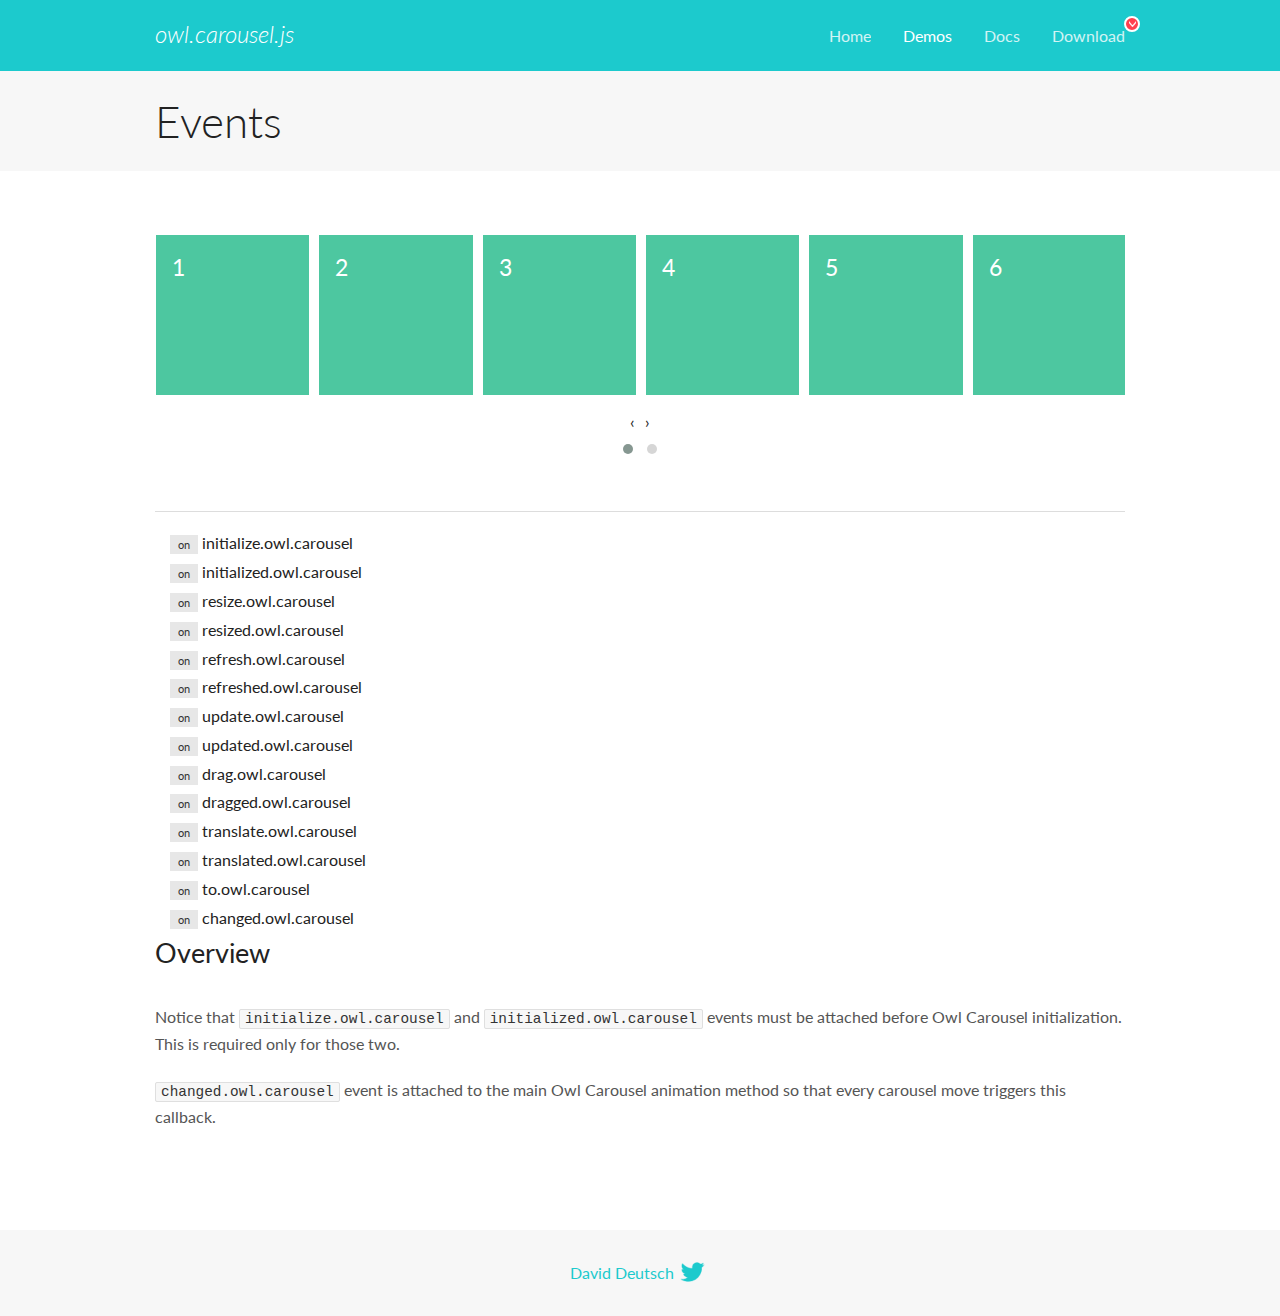
<file: portfolio/ethereal/OwlCarousel2-2.3.4/OwlCarousel2-2.3.4/docs/demos/events.html>
<!DOCTYPE html>
<html lang="en">
  <head>

    <!-- head -->
    <meta charset="utf-8">
    <meta name="msapplication-tap-highlight" content="no" />
    <meta name="viewport" content="width=device-width, initial-scale=1.0" />
    <meta name="description" content="Events usage demo">
    <meta name="author" content="David Deutsch">
    <title>
      Events Demo | Owl Carousel | 2.3.4
    </title>

    <!-- Stylesheets -->
    <link href='https://fonts.googleapis.com/css?family=Lato:300,400,700,400italic,300italic' rel='stylesheet' type='text/css'>
    <link rel="stylesheet" href="../assets/css/docs.theme.min.css">

    <!-- Owl Stylesheets -->
    <link rel="stylesheet" href="../assets/owlcarousel/assets/owl.carousel.min.css">
    <link rel="stylesheet" href="../assets/owlcarousel/assets/owl.theme.default.min.css">

    <!-- HTML5 shim and Respond.js IE8 support of HTML5 elements and media queries -->

    <!--[if lt IE 9]>
      <script src="https://oss.maxcdn.com/libs/html5shiv/3.7.0/html5shiv.js"></script>
      <script src="https://oss.maxcdn.com/libs/respond.js/1.3.0/respond.min.js"></script>
    <![endif]-->

    <!-- Favicons -->
    <link rel="apple-touch-icon-precomposed" sizes="144x144" href="../assets/ico/apple-touch-icon-144-precomposed.png">
    <link rel="shortcut icon" href="../assets/ico/favicon.png">
    <link rel="shortcut icon" href="favicon.ico">

    <!-- Yeah i know js should not be in header. Its required for demos.-->

    <!-- javascript -->
    <script src="../assets/vendors/jquery.min.js"></script>
    <script src="../assets/owlcarousel/owl.carousel.js"></script>
  </head>
  <body>

    <!-- header -->
    <header class="header">
      <div class="row">
        <div class="large-12 columns">
          <div class="brand left">
            <h3>
              <a href="/OwlCarousel2/">owl.carousel.js</a> 
            </h3>
          </div>
          <a id="toggle-nav" class="right">
            <span></span> <span></span> <span></span> 
          </a> 
          <div class="nav-bar">
            <ul class="clearfix">
              <li> <a href="/OwlCarousel2/index.html">Home</a>  </li>
              <li class="active">
                <a href="/OwlCarousel2/demos/demos.html">Demos</a> 
              </li>
              <li> <a href="/OwlCarousel2/docs/started-welcome.html">Docs</a>  </li>
              <li>
                <a href="https://github.com/OwlCarousel2/OwlCarousel2/archive/2.3.4.zip">Download</a> 
                <span class="download"></span> 
              </li>
            </ul>
          </div>
        </div>
      </div>
    </header>

    <!-- title -->
    <section class="title">
      <div class="row">
        <div class="large-12 columns">
          <h1>Events</h1>
        </div>
      </div>
    </section>

    <!--  Demos -->
    <section id="demos">
      <div class="row">
        <div class="large-12 columns">
          <div class="owl-carousel owl-theme">
            <div class="item">
              <h4>1</h4>
            </div>
            <div class="item">
              <h4>2</h4>
            </div>
            <div class="item">
              <h4>3</h4>
            </div>
            <div class="item">
              <h4>4</h4>
            </div>
            <div class="item">
              <h4>5</h4>
            </div>
            <div class="item">
              <h4>6</h4>
            </div>
            <div class="item">
              <h4>7</h4>
            </div>
            <div class="item">
              <h4>8</h4>
            </div>
            <div class="item">
              <h4>9</h4>
            </div>
            <div class="item">
              <h4>10</h4>
            </div>
            <div class="item">
              <h4>11</h4>
            </div>
            <div class="item">
              <h4>12</h4>
            </div>
          </div>
          <hr>
          <div class="large-12 columns callbacks">
            <div><span class="label secondary initialize">on</span>  initialize.owl.carousel </div>
            <div><span class="label secondary initialized">on</span>  initialized.owl.carousel </div>
            <div><span class="label secondary resize">on</span>  resize.owl.carousel </div>
            <div><span class="label secondary resized">on</span>  resized.owl.carousel </div>
            <div><span class="label secondary refresh">on</span>  refresh.owl.carousel </div>
            <div><span class="label secondary refreshed">on</span>  refreshed.owl.carousel </div>
            <div><span class="label secondary update">on</span>  update.owl.carousel </div>
            <div><span class="label secondary updated">on</span>  updated.owl.carousel </div>
            <div><span class="label secondary drag">on</span>  drag.owl.carousel </div>
            <div><span class="label secondary dragged">on</span>  dragged.owl.carousel </div>
            <div><span class="label secondary translate">on</span>  translate.owl.carousel </div>
            <div><span class="label secondary translated">on</span>  translated.owl.carousel </div>
            <div><span class="label secondary to">on</span>  to.owl.carousel </div>
            <div><span class="label secondary changed">on</span>  changed.owl.carousel </div>
          </div>
          <h3 id="overview">Overview</h3>
          <p>Notice that <code>initialize.owl.carousel</code> and <code>initialized.owl.carousel</code> events must be attached before Owl Carousel initialization. This is required only for those two.</p>
          <p><code>changed.owl.carousel</code> event is attached to the main Owl Carousel animation method so that every carousel move triggers this callback.</p>
          <script>
            jQuery(document).ready(function($) {
              var owl = $('.owl-carousel');
              owl.on('initialize.owl.carousel initialized.owl.carousel ' +
                'initialize.owl.carousel initialize.owl.carousel ' +
                'resize.owl.carousel resized.owl.carousel ' +
                'refresh.owl.carousel refreshed.owl.carousel ' +
                'update.owl.carousel updated.owl.carousel ' +
                'drag.owl.carousel dragged.owl.carousel ' +
                'translate.owl.carousel translated.owl.carousel ' +
                'to.owl.carousel changed.owl.carousel',
                function(e) {
                  $('.' + e.type)
                    .removeClass('secondary')
                    .addClass('success');
                  window.setTimeout(function() {
                    $('.' + e.type)
                      .removeClass('success')
                      .addClass('secondary');
                  }, 500);
                });
              owl.owlCarousel({
                loop: true,
                nav: true,
                lazyLoad: true,
                margin: 10,
                video: true,
                responsive: {
                  0: {
                    items: 1
                  },
                  600: {
                    items: 3
                  },
                  960: {
                    items: 5,
                  },
                  1200: {
                    items: 6
                  }
                }
              });
            });
          </script>
        </div>
      </div>
    </section>

    <!-- footer -->
    <footer class="footer">
      <div class="row">
        <div class="large-12 columns">
          <h5>
            <a href="/OwlCarousel2/docs/support-contact.html">David Deutsch</a> 
            <a id="custom-tweet-button" href="https://twitter.com/share?url=https://github.com/OwlCarousel2/OwlCarousel2&text=Owl Carousel - This is so awesome! " target="_blank"></a> 
          </h5>
        </div>
      </div>
    </footer>

    <!-- vendors -->
    <script src="../assets/vendors/highlight.js"></script>
    <script src="../assets/js/app.js"></script>
  </body>
</html>
</file>
<file: portfolio/cuba/css/style.css>
@import url('https://fonts.googleapis.com/css2?family=Titillium+Web:ital,wght@0,200;0,300;0,400;0,600;0,700;0,900;1,200;1,300;1,400;1,600;1,700&display=swap');

/* FONT */

* {
    font-family: 'Titillium Web';
    padding:0;
    margin:0;
}

header {
    background-color: #87509C;
    padding:0 0 80px;
}

.nav .container {
    width: 80%;
    margin: 0 auto;
    display: flex;
    justify-content: space-between;
    padding:50px 0 40px;

}

.nav .container img {
    height:21px;
    padding: 12px 0;
}

.nav .container ul {
    list-style:none;
    display:flex;
    width:28%;
    justify-content:space-between;
    padding:12px 0;
}

.nav .container ul li a {
    text-decoration:none;
    color:#F3EDF5;
    font-weight:600;
    font-size:16px;
}

/* NAV */

.banner .container {
    width: 80%;
    margin: 0 auto;
    text-align: center;
}

.banner .container h1 {
    font-size: 33px;
    padding: 70px 0px;
    letter-spacing: 1px;
    font-weight: 600;
    color:#fff;
    line-height:1.5;
}

.banner .container a {
    text-decoration:none;
    color:#fff;
    border:1px solid #EB7D4B ;
    background-color:#EB7D4B;
    border-radius:5px;
    padding:10px 25px;
}

/* BANNER */

.provide-sec {
    background-color: #17C2A4;
}

.provide-sec .container {
    margin: 0 auto;
    width: 80%;
    text-align: center;
    padding: 50px 0;
}

.provide-sec .container h1 {
    color: #fff;
    font-weight:600;
    letter-spacing:2px;
}

.provide-sec .container hr {
    height:3px;
    width:100px;
    margin:30px auto;
    border-radius:10px;
    border:1px solid #14A58C;
    background-color:#14A58C;
}

.provide-sec .container p {
    color:#fff;
    font-weight:600;
    font-size:14px;
}

.provide-sec .container .sec-card {
    display:flex;
}

.provide-sec .container .sec-card .card-1 img {
    width:80px;
    margin:30px 0 20px;
}

.provide-sec .container .sec-card .card-2 img {
    width:58px;
    margin:30px 0 20px;
}

.provide-sec .container .sec-card .card-3 img {
    width:110px;
    margin:30px 0 20px;
}

.provide-sec .container .sec-card .card-4 img {
    width:70px;
    margin:30px 0 20px;
}

.provide-sec .container .sec-card h3 {
    color:#fff;
    margin-bottom:20px;
}

.provide-sec .container .sec-card div {
    padding:0 20px;
}

/* PROVIDE-SEC */

.team-sec {
    background-color: #E7F1F8;
}

.team-sec .container {
    margin: 0 auto;
    width: 80%;
    text-align: center;
    padding: 50px 0;
}

.team-sec .container h1 {
    color: #3C4761;
    font-weight:600;
    letter-spacing:2px;
}

.team-sec .container hr {
    height:3px;
    width:100px;
    margin:30px auto;
    border-radius:10px;
    border:1px solid #C8D9E5;
    background-color:#C8D9E5;
}

.team-sec .container p {
    color:#3C4761;
    font-weight:600;
    font-size:14px;
}

.team-sec .container .cards {
    display:flex;
    text-align:left;
}

.team-sec .container .cards .pro-card {
    padding:90px 0;
}

.team-sec .container .cards .pro-card .background {
    width:142px;
    height:142px;
    border-radius:130px;
    background-color:#878787;
    margin:0 auto 30px;
}

.team-sec .container .cards .pro-card h3 {
    font-weight:600;
    color:#3C4761;
    margin-bottom:20px;
}

.team-sec .container .cards .pro-card a {
    text-decoration: none;
    color: #53c4ea;
    font-size: 14px;
    font-weight:600;
}

.team-sec .container .cards .pro-card p {
  font-size: 13px;
  line-height: 1.8;
    margin-top:20px;
}

/* TEAM-SEC */

.skill-sec {
    background-color: #FFFFFF;
}

.skill-sec .container {
    margin: 0 auto;
    width: 80%;
    text-align: center;
    padding: 50px 0;
}

.skill-sec .container h1 {
    color: #3C4761;
    font-weight:600;
    letter-spacing:2px;
}

.skill-sec .container hr {
    height:3px;
    width:100px;
    margin:30px auto;
    border-radius:10px;
    border:1px solid #C8D9E5;
    background-color:#C8D9E5;
}

.skill-sec .container p {
    color:#3C4761;
    font-weight:600;
    font-size:14px;
}

.skill-sec .container .cards {
    display:flex;
    justify-content:space-between;
    padding:50px 0;
}

.skill-sec .container .cards .graph h1 {
    border:6px solid #DFE8ED;
    padding:40px;
    border-radius:50%;
    font-size:30px;
    color:#777777;
}

.skill-sec .container .cards .graph h3 {
    color:#777777;
    margin-top:20px;
    font-weight:600;
}

/* PORTFOLIO-SEC */

.portfolio-sec {
    background-color: #FFDD99;
}

.portfolio-sec .container {
    margin: 0 auto;
    width: 80%;
    text-align: center;
    padding: 50px 0;
}

.portfolio-sec .container h1 {
    color: #3C4761;
    font-weight:600;
    letter-spacing:2px;
}

.portfolio-sec .container hr {
    height:3px;
    width:100px;
    margin:30px auto;
    border-radius:10px;
    border:1px solid #E5C37F;
    background-color:#E5C37F;
}

.portfolio-sec .container p {
    color:#3C4761;
    font-weight:600;
    font-size:14px;
    margin-bottom:60px;
}

.portfolio-sec .container .anchor-row a:first-child {
    border:1px solid #FFFFFF;
    background-color:#FFFFFF;
}

.portfolio-sec .container .anchor-row a {
    text-decoration:none;
    color:#3C4761;
    border:1px solid #EBC985;
    background-color:#EBC985;
    border-radius:6px;
    padding:5px 20px;
    margin:0 12.5px;
}

.portfolio-sec .container .lap-img-rows .row {
    display:flex;
    justify-content:space-evenly;
    padding:60px 150px
}

.portfolio-sec .container .lap-img-rows .row .lap img {
    width:400px;
    max-width:100%;
}

.portfolio-sec .container .lap-img-rows .row .lap h4 {
    margin-top: 30px;color: #3C4761;
}

.portfolio-sec .container a {
    color: #ffff;
    text-decoration: none;
    border: 1px solid #17C2A4;
    padding: 15px 25px;
    background-color: #17C2A4;
    border-radius: 8px;
    font-size: 13px;
}

/* SKILL-SEC */

.about-sec {
    background-color: #D74680;
}

.about-sec .container {
    margin: 0 auto;
    width: 80%;
    text-align: center;
    padding: 50px 0;
}

.about-sec .container h1 {
    color: #fff;
    font-weight:600;
    letter-spacing:2px;
}

.about-sec .container hr {
    height:3px;
    width:100px;
    margin:30px auto;
    border-radius:10px;
    border:1px solid #B73C6D;
    background-color:#B73C6D;
}

.about-sec .container p {
    color:#fff;
    font-weight:600;
    font-size:14px;
    margin-bottom:60px;
}

.about-sec .container .comment-rows .row {
    display:flex;
}

.about-sec .container .comment-rows .row .testimonial {
    display: flex;
}
.about-sec .container .comment-rows .testimonial .bg {
    background-color: #878787;
    height: 114px;
    border-radius: 130px;
    width: 272px;
    margin-left: 30px;
}

.about-sec .container .comment-rows .row .testimonial .content {
    width: 110px;
    text-align: left;
    margin-left: 50px;
    margin-bottom:40px;
}

.about-sec .container .comment-rows .row .testimonial .content p {
    margin-bottom:10px;
    font-style:italic;
}

.about-sec .container .comment-rows .row .testimonial .content h3 {
    line-height:1;
    color:#fff;
    font-weight:600;
    margin-bottom:10px;
}

.about-sec .container .comment-rows .row .testimonial .content h5 {
    color:#FFDD99;
    font-weight:600;
}

/* FORM-SEC */

footer {
    background-color: #3C5499;
}

footer .container {
    margin: 0 auto;
    width: 80%;
    text-align: center;
    padding: 50px 0;
}

footer .container h1 {
    color: #fff;
    font-weight:600;
    letter-spacing:2px;
}

footer .container hr {
    height:3px;
    width:100px;
    margin:30px auto;
    border-radius:10px;
    border:1px solid #273A71;
    background-color:#273A71;
}

footer .container p {
    color:#fff;
    font-weight:600;
    font-size:14px;
    margin-bottom:60px;
}

footer .container form input {
    width: 47%;
    margin: 0 0 30px;
    padding: 10px;
    border: 1px solid #3C5499;
    background-color: #273A71;
    border-radius: 6px;
}

footer .container form textarea {
    width: 96%;
    height: 150px;
    padding: 10px;
    border: 1px solid #3C5499;
    background-color: #273A71;
    border-radius: 6px;
}

footer .container form input.btn {
    margin:30px 0 ;
    background-color:#30BAE7;
    width:20%;
    padding: 20px 10px;
    color: #fff;
}

/* FORM */

footer .social-media-links {
    border-top:1.5px solid #35348E;
    background-color:#344B8E;
}

footer .social-media-links .container a {
    text-decoration:none;
    font-weight:600;
    color:#FFFFFF;
    border:1px solid #344B8E;
    padding:15px;
}

footer .social-media-links .container a.\. {
    color:#30BAE7;
}
</file>
<file: portfolio/introspect/css/style-generic.css>
@import url('https://fonts.googleapis.com/css2?family=Lato:ital,wght@0,100;0,300;0,400;0,700;0,900;1,100;1,300;1,400;1,700;1,900&family=Pacifico&display=swap');

*{
    font-family: 'lato';
    margin: 0;
    padding: 0;
}

.content .content-container img {
    margin-bottom: 30px;
    width: 100%;
}

.content .content-container p {font-weight: 300;font-size: 18px;line-height: 2;letter-spacing: -.2px;margin-bottom: 30px;}

/* ______________FONTS______________ */

.nav {
    background-color: #1C1C1C;
    width: 100%;
}

.nav .nav-container {
    width: 75%;
    margin: 0 auto;
    display: flex;
    justify-content: space-between;
    align-items: center;
}

.nav .nav-container .logo a {
    text-decoration: none;
    font-family: 'pacifico';
    color: #E5474B;
    font-size: 30px;
    transition: .4s;
}

.nav .nav-container .logo a:hover {
    color: #e5474c97 ;
}

.nav .nav-container .links ul li a {
    color: #fff;
    font-family: 'lato';
    font-weight:600;
    font-size: 14px;
    text-decoration: none;
    margin-right: 10px;
    line-height: 6;
    transition: .4s;
    border: 1px solid none;
    padding:30px;
}

.nav .nav-container .links ul li {
    list-style: none;
}

.nav .nav-container .links ul {
    display: flex;
}

.nav .nav-container .links ul li:last-child a {
    margin-right: 0px;
}

.nav .nav-container .links ul li a:hover{
    color: #ffffff67;
}

/* ______________NAVIGATION______________ */

.content .content-container {
    width: 75%;
    margin: 0 auto;
}

.content .content-container h1 {
    color: #E5474B;
    margin: 40px 0px 30px 0px;
}

.content .content-container h6 {
    font-weight: 300;
    font-size: 18px;
    margin-bottom: 30px;
}
/* ______________CONTENT______________ */

footer {
    background-color: #e5474b;
}

footer .container {
    width: 75%;
    margin: 0 auto;
    padding:100px 40px;
}

footer .container .label-div {
    display:flex;
    justify-content:space-between;
}

footer .container .label-div .label label {
    color:#fff;
    font-size:20px;
    line-height:4;
}

footer .container .label-div .label input {
    padding:10px;
    width:40em;
    height:30px;
    background:none;
    border:3px solid #ffffff36;
    outline:none;
    margin-bottom:40px;
    color:white;
    transition:.2s;
}

footer .container .label-div .label input:focus {
    border:3px solid white;
}

footer .container .textarea-div .textarea label {
    color:white;
    font-size:20px;
    line-height:4;
}

footer .container .textarea-div .textarea textarea {
    background:none;
    border:3px solid #ffffff36;
    padding:10px;
    color:white;
    outline:none;
    width:83.6em;
    height:190px;
    margin-bottom:50px;
    transition:.2s
}

footer .container .textarea-div .textarea textarea:focus{
    border:3px solid white;
}

footer .container a {
    color: white;
    text-decoration: none;
    border: 3px solid white;
    padding: 15px 25px;
}

footer .container a:hover {
    background-color:#ffffff3d ;
}

footer .container h6 {
    font-size: 20px;
    margin-top: 50px;
    color:#ffffff40;
}

/* ______________FOOTER______________ */
</file>
